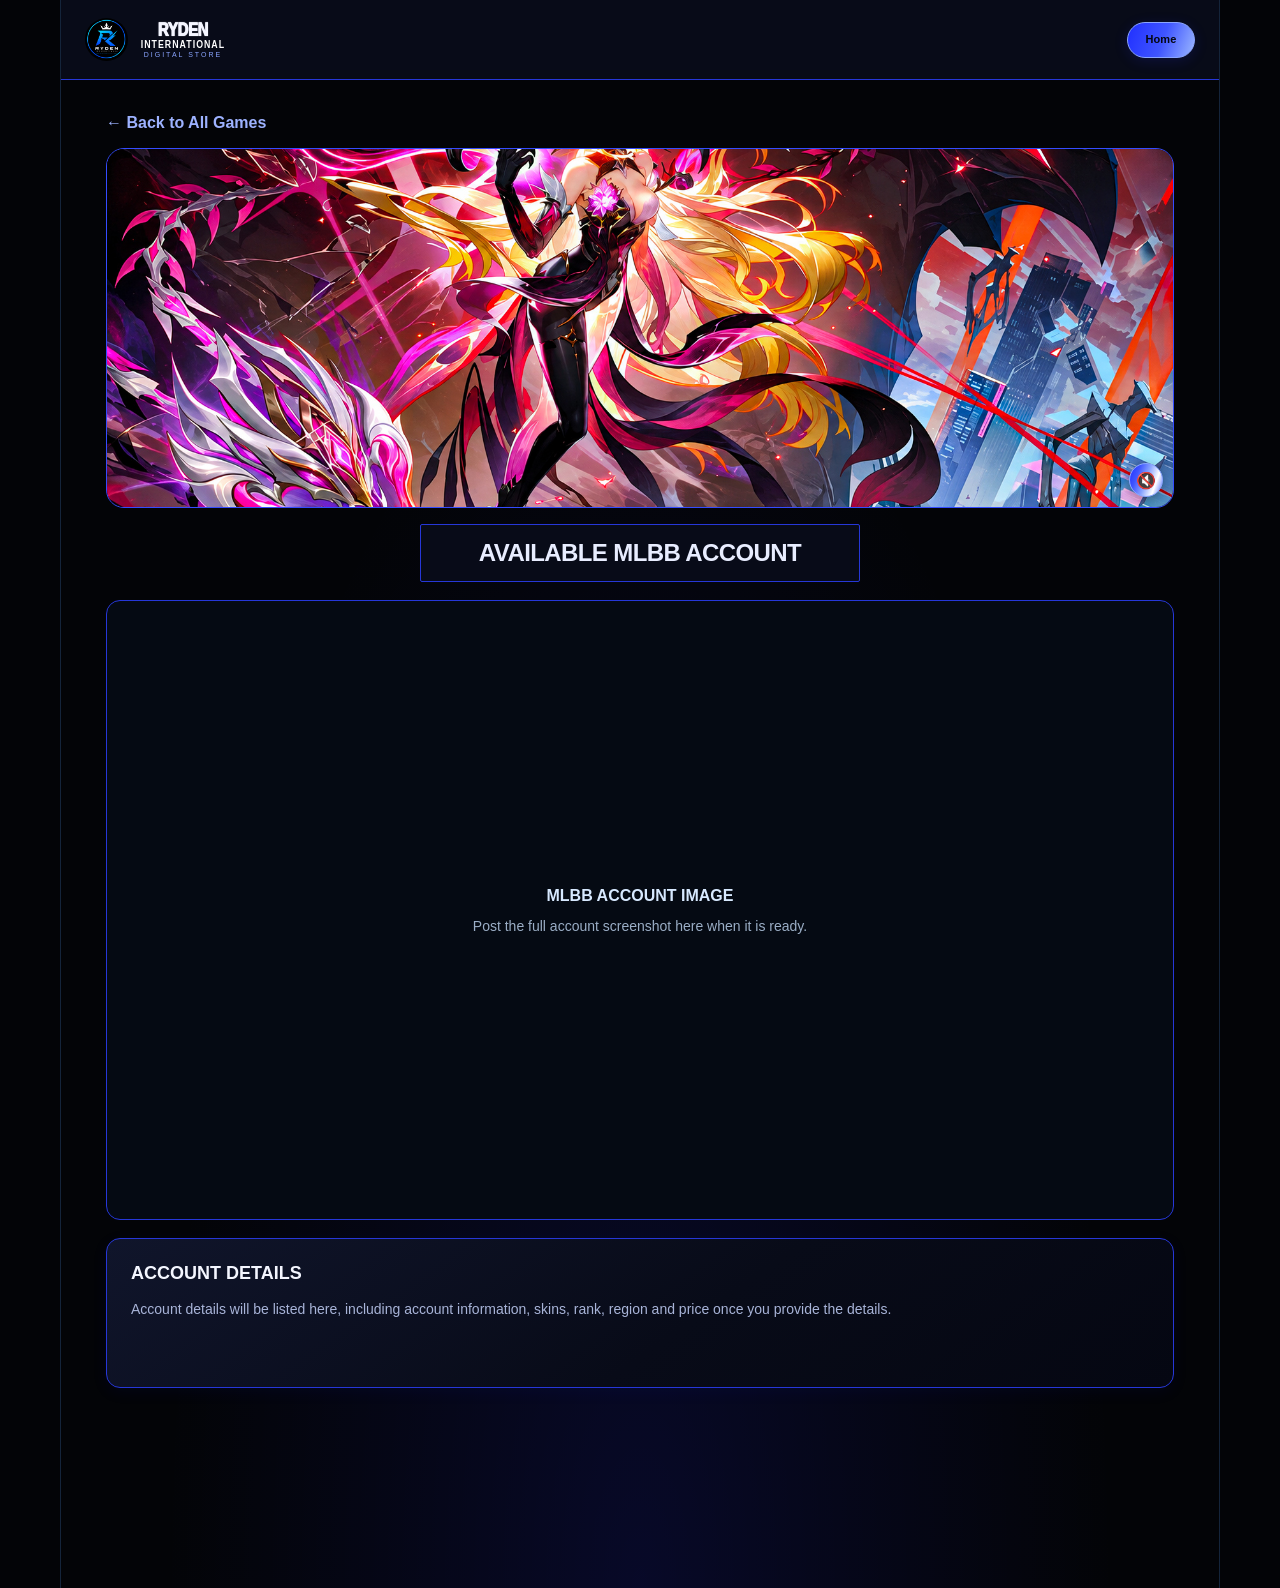
<file: available-mlbb-accounts.html>
<!DOCTYPE html>
<html lang="en">
<head>
<meta charset="UTF-8">
<meta name="viewport" content="width=device-width, initial-scale=1">
<meta name="theme-color" content="#030407">
<title>AVAILABLE MLBB ACCOUNT | RYDEN INTERNATIONAL</title>
<meta name="description" content="Available MLBB accounts at RYDEN INTERNATIONAL.">
<link rel="stylesheet" href="./style.css">
<style>
.accounts-page{max-width:1100px;margin:0 auto;padding:18px 16px 100px;color:#f4f8ff}
.accounts-back{display:inline-flex;align-items:center;gap:8px;color:#b8d8ff;text-decoration:none;margin:8px 0 16px;font-weight:700}
.accounts-video-slot{position:relative;display:flex;align-items:center;justify-content:center;width:100%;min-width:0;box-sizing:border-box;min-height:0;aspect-ratio:16/9;max-height:360px;overflow:hidden;border:1px solid #258bff;border-radius:18px;background:radial-gradient(ellipse at 80% 20%,#0756a9 0,transparent 45%),linear-gradient(130deg,#06101f,#0a2440 58%,#03070e);box-shadow:inset 0 0 0 1px rgba(128,207,255,.08)}
.accounts-video-slot video{position:absolute;inset:0;width:100%;height:100%;display:block;object-fit:cover;object-position:center;background:#050a13}
.accounts-sound-toggle{position:absolute;z-index:3;right:10px;bottom:10px;width:34px;height:34px;display:flex;align-items:center;justify-content:center;border:1px solid rgba(125,202,255,.75);border-radius:50%;background:rgba(3,10,20,.82);color:#fff;font-size:16px;cursor:pointer;box-shadow:0 3px 12px rgba(0,0,0,.35);backdrop-filter:blur(6px)}.accounts-sound-toggle:focus-visible{outline:2px solid #72d2ff;outline-offset:3px}
.accounts-video-slot:before{content:"";position:absolute;inset:0;background:linear-gradient(120deg,transparent 20%,rgba(45,174,255,.08) 50%,transparent 80%);pointer-events:none}
.accounts-video-slot-copy{position:relative;text-align:center;padding:20px}
.accounts-video-slot-copy span{display:block;color:#72d2ff;font-size:10px;font-weight:900;letter-spacing:.18em;margin-bottom:10px}
.accounts-video-slot-copy strong{display:block;font-size:clamp(18px,4vw,28px);letter-spacing:.04em}
.accounts-video-slot-copy p{margin:8px 0 0;color:#c8d9ed;font-size:12px}
.accounts-title-frame{display:flex;align-items:center;justify-content:center;width:min(100%,440px);min-height:58px;box-sizing:border-box;margin:16px auto 18px;padding:10px 14px;border:1px solid #8ebcff;border-radius:2px;background:rgba(5,10,19,.45);text-align:center}
.accounts-section-title{margin:0;font-size:clamp(17px,4.5vw,24px);line-height:1.2;letter-spacing:-.025em;text-align:center}
.account-feature-image{width:100%;aspect-ratio:4/5;max-height:760px;min-height:260px;display:flex;align-items:center;justify-content:center;box-sizing:border-box;overflow:hidden;border:1px solid #258bff;border-radius:14px;background:#050a13;margin:0 auto 18px}
.account-feature-image img{display:block;width:100%;height:100%;object-fit:contain}
.account-image-placeholder{padding:24px;text-align:center;color:#9baec6;font-size:14px;line-height:1.5}
.account-image-placeholder strong{display:block;margin-bottom:8px;color:#d7e9ff;font-size:16px}
.account-details-panel{box-sizing:border-box;width:100%;min-height:150px;padding:20px 18px;border:1px solid #234d73;border-radius:14px;background:#071321;color:#d8e7fb}
.account-details-panel h3{margin:0 0 14px;color:#f4f8ff;font-size:18px}
.account-details-placeholder{margin:0;color:#9baec6;font-size:14px;line-height:1.6}
@media(min-width:700px){.accounts-page{padding-top:26px}.accounts-video-slot{min-height:0;max-height:360px}.account-feature-image{aspect-ratio:16/10;max-height:620px}.account-details-panel{padding:24px}}

/* BLUE GRADIENT BRAND THEME */
.accounts-page { color:#F4F6FF !important; }
.accounts-back,.accounts-video-slot-copy span { color:#9DB2FF !important; }
.accounts-video-slot { border-color:#344CFF !important; background:radial-gradient(ellipse at 50% 100%,#252BFF66 0,transparent 60%),linear-gradient(135deg,#030407,#0A103D 58%,#030407) !important; }
.accounts-title-frame { border-color:#2637D8 !important; background:#080B18 !important; }
.accounts-title-frame:after { background:linear-gradient(90deg,#252BFF,#8AA5FF,#FFFFFF,#4C6BFF) !important; }
.accounts-section-title { color:#E8EDFF !important; }
.accounts-page button,.accounts-page .account-button { background:linear-gradient(110deg,#202FFF,#3F55FF,#8AA5FF,#FFFFFF,#4C6BFF) !important; color:#050712 !important; border-color:#8AA5FF !important; }
.account-card,.account-item,.account-empty,.account-filter,.account-search { background:#080B18 !important; color:#F4F6FF !important; border-color:#2637D8 !important; }
</style>
</head>
<body>
<header class="top-header">
<a class="brand" href="./index.html#home" aria-label="RYDEN INTERNATIONAL Home"><img src="./store-logo.jpg" alt="RYDEN INTERNATIONAL logo" width="43" height="43" decoding="async"><span><b>RYDEN</b><small>INTERNATIONAL</small><em>DIGITAL STORE</em></span></a>
<a class="login-button" href="./index.html#home" style="text-decoration:none">Home</a>
</header>
<main class="accounts-page">
<a class="accounts-back" href="./index.html#home">← Back to All Games</a>
<section class="accounts-video-slot" aria-label="RYDEN INTERNATIONAL MLBB promotional video banner">
<video id="accountsBannerVideo" autoplay muted loop playsinline webkit-playsinline preload="metadata" poster="./banner-aspirants.jpg" aria-label="RYDEN INTERNATIONAL 3D banner video">
<source src="./videos/available-mlbb-banner.mp4" type="video/mp4">
Your browser does not support HTML video.
</video>
<button class="accounts-sound-toggle" id="accountsBannerSoundToggle" type="button" aria-label="Unmute banner video" aria-pressed="false" title="Unmute video">🔇</button>
</section>
<div class="accounts-title-frame">
<h2 class="accounts-section-title">AVAILABLE MLBB ACCOUNT</h2>
</div>
<section class="account-feature-image" aria-label="MLBB account image display area">
<div class="account-image-placeholder">
<strong>MLBB ACCOUNT IMAGE</strong>
Post the full account screenshot here when it is ready.
</div>
</section>
<section class="account-details-panel" aria-label="MLBB account details">
<h3>ACCOUNT DETAILS</h3>
<p class="account-details-placeholder">Account details will be listed here, including account information, skins, rank, region and price once you provide the details.</p>
</section>
</main>
<script>
"use strict";
const bannerVideo = document.getElementById("accountsBannerVideo");
const soundToggle = document.getElementById("accountsBannerSoundToggle");

// Explicitly request muted inline playback and retry when the browser has enough media data.
bannerVideo.muted = true;
bannerVideo.defaultMuted = true;
bannerVideo.playsInline = true;
bannerVideo.autoplay = true;
function startAccountsBanner() {
  if (document.visibilityState !== "visible" || !bannerVideo.paused) return;
  const attempt = bannerVideo.play();
  if (attempt && typeof attempt.catch === "function") attempt.catch(function () {});
}
["loadedmetadata", "canplay", "canplaythrough"].forEach(function (eventName) {
  bannerVideo.addEventListener(eventName, startAccountsBanner);
});
document.addEventListener("visibilitychange", startAccountsBanner);
window.addEventListener("pageshow", startAccountsBanner);
startAccountsBanner();

function updateBannerSoundButton() {
  const soundIsOn = !bannerVideo.muted;
  soundToggle.textContent = soundIsOn ? "🔊" : "🔇";
  soundToggle.title = soundIsOn ? "Mute video" : "Unmute video";
  soundToggle.setAttribute("aria-label", soundIsOn ? "Mute banner video" : "Unmute banner video");
  soundToggle.setAttribute("aria-pressed", String(soundIsOn));
}

soundToggle.addEventListener("click", async () => {
  if (bannerVideo.muted) {
    bannerVideo.muted = false;
    bannerVideo.volume = 1;
    try {
      await bannerVideo.play();
      updateBannerSoundButton();
    } catch (error) {
      bannerVideo.muted = true;
      updateBannerSoundButton();
    }
  } else {
    bannerVideo.muted = true;
    updateBannerSoundButton();
  }
});

bannerVideo.addEventListener("error", () => {
  // Keep the sound control visible; a missing/unsupported video should be diagnosed separately.
  updateBannerSoundButton();
});
bannerVideo.addEventListener("loadeddata", updateBannerSoundButton);
bannerVideo.addEventListener("volumechange", updateBannerSoundButton);
</script>
</body>
</html>
</file>
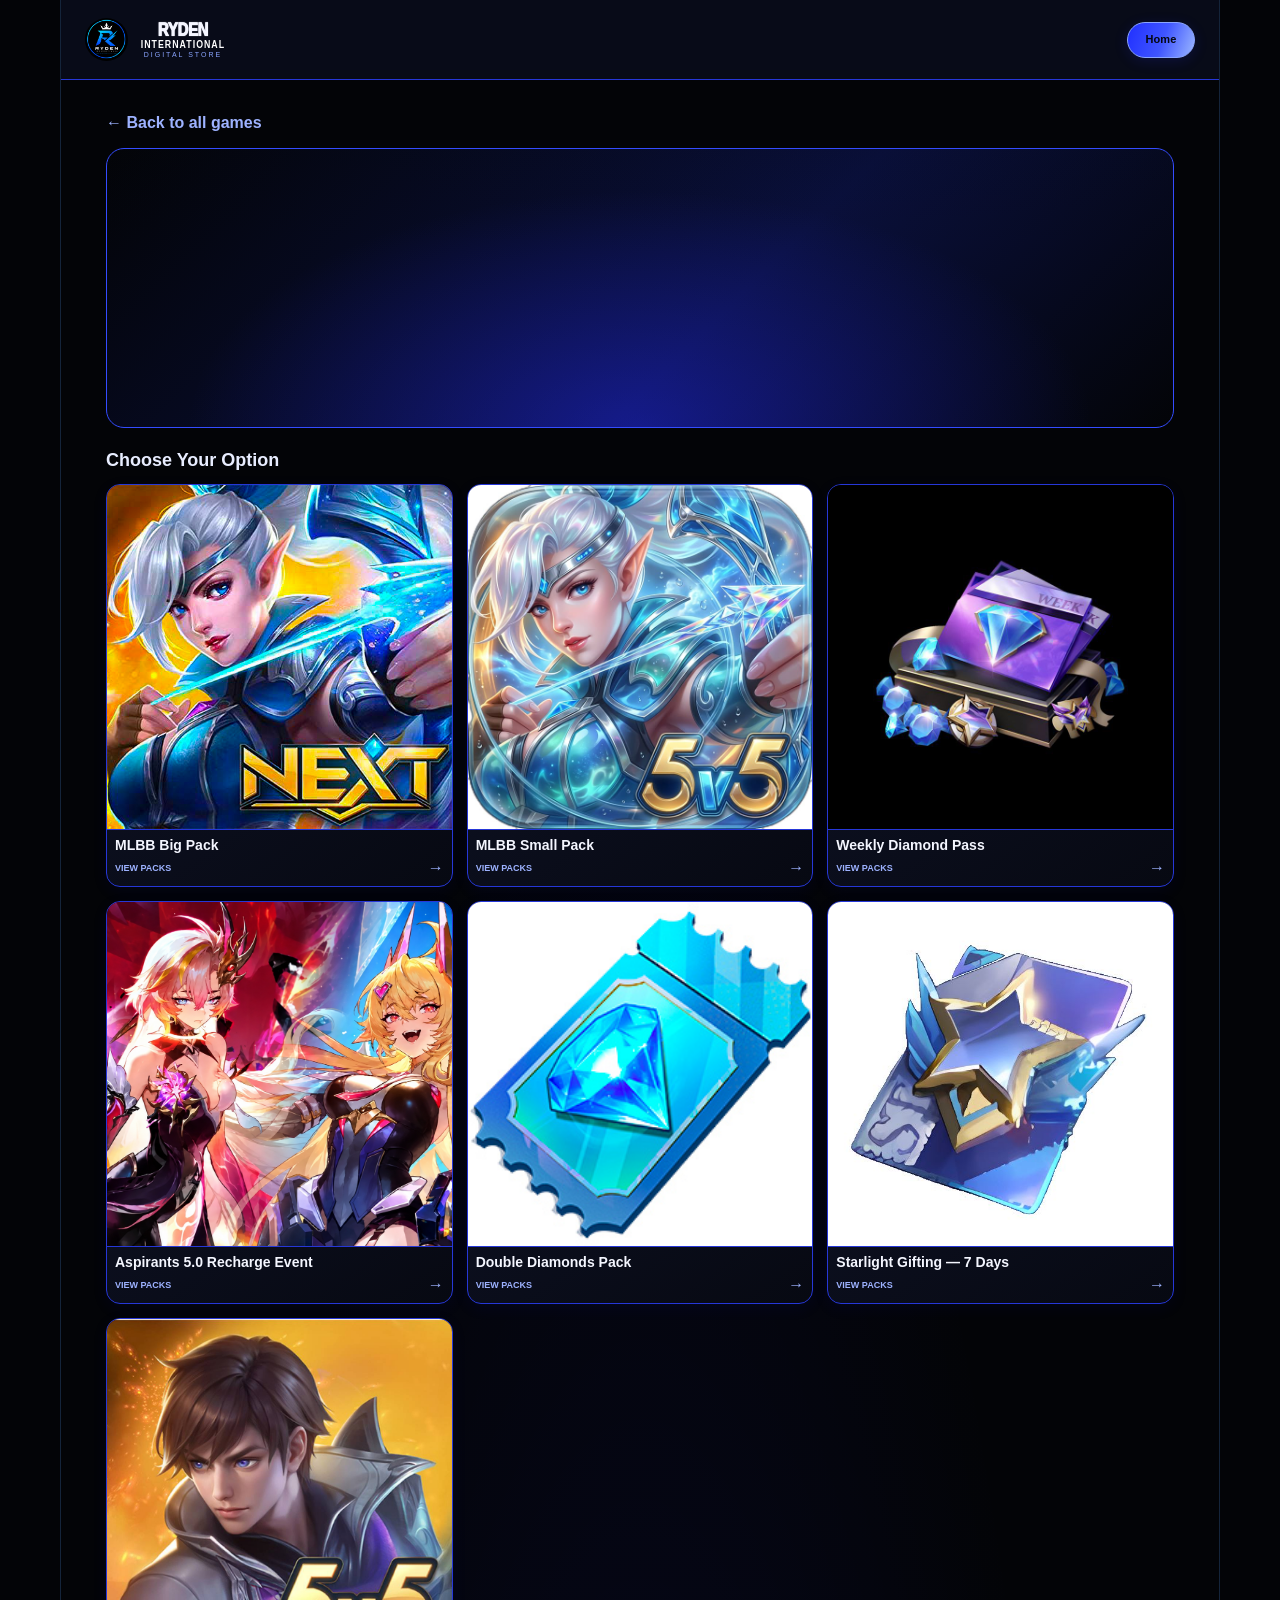
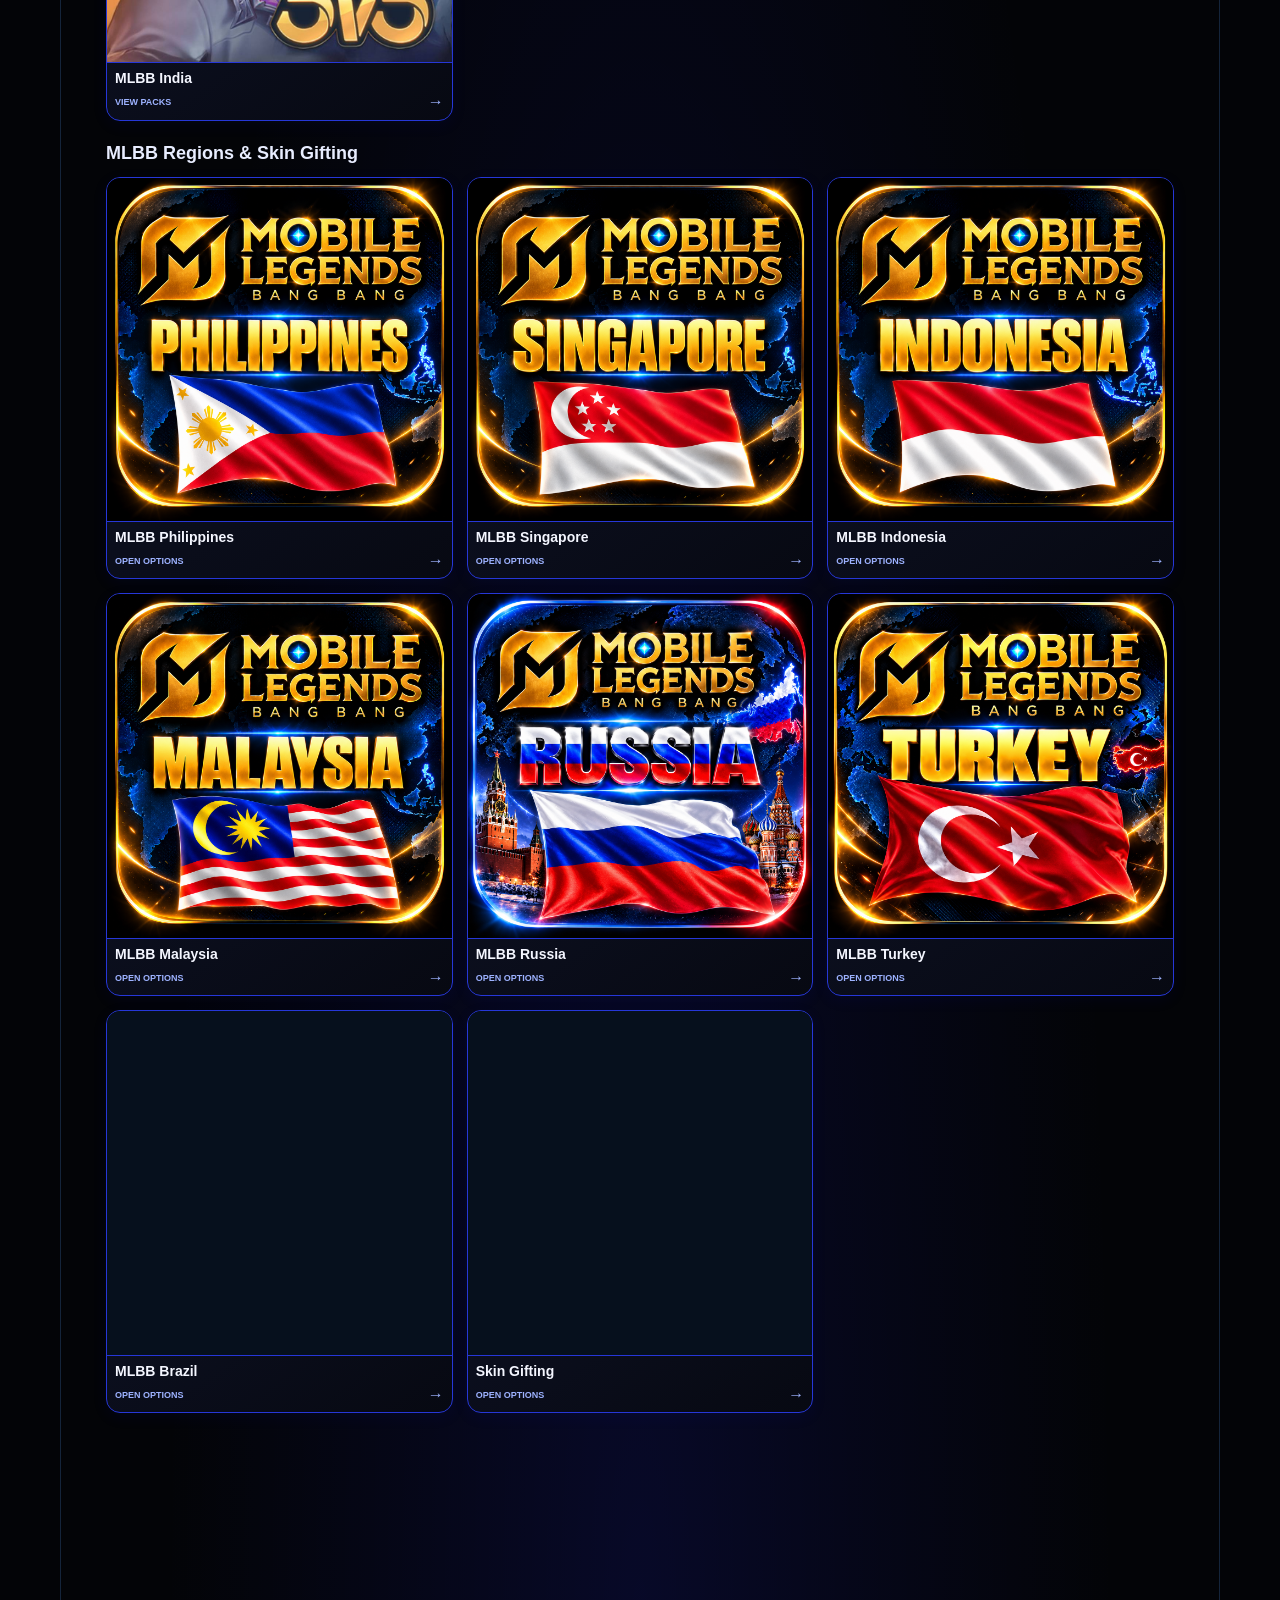
<file: mlbb-diamond.html>
<!DOCTYPE html>
<html lang="en">
<head>
<meta charset="UTF-8">
<meta name="viewport" content="width=device-width, initial-scale=1">
<meta name="theme-color" content="#030407">
<title>MLBB DIAMOND PLUS ACCOUNT | RYDEN INTERNATIONAL</title>
<meta name="description" content="Choose an MLBB diamond recharge option at RYDEN INTERNATIONAL.">
<link rel="stylesheet" href="./style.css">
<style>
.mlbb-hub-page{max-width:1100px;margin:0 auto;padding:18px 16px 110px;color:#f4f8ff}
.mlbb-hub-back{display:inline-flex;align-items:center;gap:8px;color:#b8d8ff;text-decoration:none;margin:8px 0 16px;font-weight:700}
.mlbb-hub-banner{position:relative;isolation:isolate;overflow:hidden;min-height:210px;border:1px solid #258bff;border-radius:18px;background:radial-gradient(ellipse at 80% 20%,#0756a9 0,transparent 45%),linear-gradient(130deg,#06101f,#0a2440 58%,#03070e);display:flex;align-items:end;padding:22px;margin-bottom:20px}
.mlbb-hub-banner video{position:absolute;inset:0;width:100%;height:100%;object-fit:cover;z-index:0}
.mlbb-hub-banner:after{content:"";position:absolute;inset:0;background:linear-gradient(180deg,rgba(3,8,17,.12),transparent 35%);z-index:1;pointer-events:none}
.mlbb-hub-sound-toggle{position:absolute;z-index:3;right:10px;top:10px;display:inline-flex;align-items:center;justify-content:center;width:36px;height:36px;padding:0;border:1px solid #8acbff;border-radius:50%;background:rgba(3,12,24,.78);color:#f4f8ff;font-size:17px;line-height:1;cursor:pointer;box-shadow:0 3px 12px #0005;backdrop-filter:blur(6px);touch-action:manipulation}
.mlbb-hub-sound-toggle:focus-visible{outline:2px solid #fff;outline-offset:3px}
.mlbb-hub-sound-toggle[hidden]{display:none}
.mlbb-hub-kicker{font-size:10px;letter-spacing:.18em;color:#72d2ff;font-weight:900}
.mlbb-hub-banner h1{font-size:clamp(24px,5vw,42px);line-height:1.15;margin:8px 0}
.mlbb-hub-banner p{color:#c8d9ed;margin:0;max-width:540px}
.mlbb-hub-video-label{position:absolute;right:12px;top:12px;border:1px dashed #8acbff99;border-radius:8px;padding:6px 9px;color:#d3eaff;background:#06111bb8;font-size:9px;letter-spacing:.06em}
.mlbb-hub-section-title{font-size:18px;margin:22px 0 13px}
.mlbb-hub-grid{display:grid;grid-template-columns:repeat(3,minmax(0,1fr));gap:8px}
.mlbb-hub-option{min-height:0;display:flex;flex-direction:column;gap:0;padding:0;overflow:hidden;text-decoration:none;color:#f4f8ff;background:radial-gradient(ellipse at 100% 0,rgba(0,143,255,.17),transparent 55%),#071321;border:1px solid #234d73;border-radius:14px;transition:border-color .18s,transform .18s}.mlbb-region-flag{height:78px;display:flex;align-items:center;justify-content:center;font-size:42px;background:radial-gradient(ellipse at 50% 0,rgba(0,143,255,.22),transparent 70%),#06101d;border-bottom:1px solid #234d73}.mlbb-hub-option-image{display:block;width:100%;height:auto;aspect-ratio:1/1;object-fit:cover;object-position:center;background:#06101d;border-bottom:1px solid #234d73;padding:0}.mlbb-account-option-image{object-position:center;}.mlbb-hub-option-copy{min-height:0;display:flex;flex-direction:column;justify-content:flex-start;gap:4px;padding:5px 6px 6px}.mlbb-hub-option:hover{border-color:#29baff;transform:translateY(-2px)}
.mlbb-hub-option:active{border-color:#168dff;background:#0a2037}
.mlbb-hub-option strong{font-size:10px;line-height:1.2;overflow-wrap:anywhere;min-height:0}
.mlbb-hub-option span{display:flex;justify-content:space-between;align-items:center;color:#8bd7ff;font-size:8px;line-height:1.15;font-weight:900;letter-spacing:0;margin-top:2px}
.mlbb-hub-option span b{font-size:13px}
@media(min-width:700px){.mlbb-region-flag{height:145px;font-size:68px}.mlbb-hub-page{padding-top:26px}.mlbb-hub-banner{min-height:280px;padding:30px}.mlbb-hub-grid{grid-template-columns:repeat(3,minmax(0,1fr));gap:14px}.mlbb-hub-option{min-height:0;padding:0}.mlbb-hub-option-image{height:auto;aspect-ratio:1/1}.mlbb-hub-option-copy{min-height:0;padding:7px 8px 8px}.mlbb-hub-option strong{font-size:14px}.mlbb-hub-option span{font-size:9px}.mlbb-hub-option span b{font-size:16px}}
@media(max-width:360px){.mlbb-region-flag{height:62px;font-size:32px}.mlbb-hub-page{padding-left:10px;padding-right:10px}.mlbb-hub-grid{grid-template-columns:repeat(3,minmax(0,1fr));gap:6px}.mlbb-hub-option-image{height:auto;aspect-ratio:1/1}.mlbb-account-option-image{object-position:center;}.mlbb-hub-option-copy{min-height:0;padding:4px 4px 5px}.mlbb-hub-option strong{font-size:9px}.mlbb-hub-option span{font-size:7px}.mlbb-hub-option span b{font-size:11px}.mlbb-hub-banner{padding:17px;min-height:185px}}

/* BLUE GRADIENT BRAND THEME */
.mlbb-hub-page { color:#F4F6FF !important; }
.mlbb-hub-back,.mlbb-hub-kicker { color:#9DB2FF !important; }
.mlbb-hub-banner { border-color:#344CFF !important; background:radial-gradient(ellipse at 50% 100%,#252BFF66 0,transparent 60%),linear-gradient(135deg,#030407,#0A103D 58%,#030407) !important; }
.mlbb-hub-section-title { color:#E8EDFF !important; }
.mlbb-hub-option { color:#F4F6FF !important; background:linear-gradient(145deg,#10152B,#070912) !important; border-color:#2637D8 !important; }
.mlbb-hub-option:hover,.mlbb-hub-option:focus-visible { border-color:#8AA5FF !important; }
.mlbb-hub-page button { background:linear-gradient(110deg,#202FFF,#3F55FF,#8AA5FF,#FFFFFF,#4C6BFF) !important; border-color:#8AA5FF !important; color:#050712 !important; }
</style>
</head>
<body>
<header class="top-header">
<a class="brand" href="./index.html" aria-label="RYDEN INTERNATIONAL Home"><img src="./store-logo.jpg" alt="RYDEN INTERNATIONAL logo" width="43" height="43" decoding="async"><span><b>RYDEN</b><small>INTERNATIONAL</small><em>DIGITAL STORE</em></span></a>
<a class="login-button" href="./index.html#store" style="text-decoration:none">Home</a>
</header>
<main class="mlbb-hub-page">
<a class="mlbb-hub-back" href="./index.html#store">← Back to all games</a>
<section class="mlbb-hub-banner" aria-label="MLBB Diamond promotional video banner">
<video id="mlbbHubVideo" autoplay muted loop playsinline webkit-playsinline preload="metadata" aria-label="MLBB 3D promotional video"></video>
<button class="mlbb-hub-sound-toggle" id="mlbbHubSoundToggle" type="button" aria-label="Turn banner sound on" aria-pressed="false" title="Turn sound on" hidden>🔊</button>
</section>
<h2 class="mlbb-hub-section-title">Choose Your Option</h2>
<section class="mlbb-hub-grid" aria-label="MLBB Diamond options">
<a class="mlbb-hub-option" href="./recharge.html?game=mlbb-big"><img class="mlbb-hub-option-image" src="./images/mlbb-big-packs.jpg" alt="MLBB Big Pack" loading="lazy" decoding="async" onerror="this.style.display='none'"><div class="mlbb-hub-option-copy"><strong>MLBB Big Pack</strong><span>VIEW PACKS <b>→</b></span></div></a>
<a class="mlbb-hub-option" href="./recharge.html?game=mlbb-small"><img class="mlbb-hub-option-image" src="./images/mlbb-small-pack.jpg" alt="MLBB Small Pack" loading="lazy" decoding="async" onerror="this.style.display='none'"><div class="mlbb-hub-option-copy"><strong>MLBB Small Pack</strong><span>VIEW PACKS <b>→</b></span></div></a>
<a class="mlbb-hub-option" href="./recharge.html?game=weekly-pass"><img class="mlbb-hub-option-image" src="./images/weekly-pass.jpg" alt="Weekly Diamond Pass" loading="lazy" decoding="async" onerror="this.style.display='none'"><div class="mlbb-hub-option-copy"><strong>Weekly Diamond Pass</strong><span>VIEW PACKS <b>→</b></span></div></a>
<a class="mlbb-hub-option" href="./recharge.html?game=aspirants"><img class="mlbb-hub-option-image" src="./images/aspirants-event.png" alt="Aspirants 5.0 Recharge Event" loading="lazy" decoding="async" onerror="this.style.display='none'"><div class="mlbb-hub-option-copy"><strong>Aspirants 5.0 Recharge Event</strong><span>VIEW PACKS <b>→</b></span></div></a>
<a class="mlbb-hub-option" href="./recharge.html?game=double-diamonds"><img class="mlbb-hub-option-image" src="./images/double-diamonds.jpg" alt="Double Diamonds Pack" loading="lazy" decoding="async" onerror="this.style.display='none'"><div class="mlbb-hub-option-copy"><strong>Double Diamonds Pack</strong><span>VIEW PACKS <b>→</b></span></div></a>
<a class="mlbb-hub-option" href="./recharge.html?game=starlight"><img class="mlbb-hub-option-image" src="./images/starlight.jpg" alt="Starlight Gifting — 7 Days" loading="lazy" decoding="async" onerror="this.style.display='none'"><div class="mlbb-hub-option-copy"><strong>Starlight Gifting — 7 Days</strong><span>VIEW PACKS <b>→</b></span></div></a>
<a class="mlbb-hub-option" href="./recharge.html?game=mlbb-india"><img class="mlbb-hub-option-image" src="./images/mlbb-india.jpeg" alt="MLBB India" loading="lazy" decoding="async" onerror="this.style.display='none'"><div class="mlbb-hub-option-copy"><strong>MLBB India</strong><span>VIEW PACKS <b>→</b></span></div></a>

</section>

<h2 class="mlbb-hub-section-title">MLBB Regions &amp; Skin Gifting</h2>
<section class="mlbb-hub-grid" aria-label="MLBB region and skin gifting options">
<a class="mlbb-hub-option" href="./recharge.html?game=mlbb-ph"><img class="mlbb-hub-option-image" src="./images/mlbb-philippines.png" alt="MLBB Philippines" loading="lazy" decoding="async" onerror="this.style.display='none'"><div class="mlbb-hub-option-copy"><strong>MLBB Philippines</strong><span>OPEN OPTIONS <b>→</b></span></div></a>
<a class="mlbb-hub-option" href="./recharge.html?game=mlbb-sg"><img class="mlbb-hub-option-image" src="./images/mlbb-singapore.png" alt="MLBB Singapore" loading="lazy" decoding="async" onerror="this.style.display='none'"><div class="mlbb-hub-option-copy"><strong>MLBB Singapore</strong><span>OPEN OPTIONS <b>→</b></span></div></a>
<a class="mlbb-hub-option" href="./recharge.html?game=mlbb-id"><img class="mlbb-hub-option-image" src="./images/mlbb-indonesia.png" alt="MLBB Indonesia" loading="lazy" decoding="async" onerror="this.style.display='none'"><div class="mlbb-hub-option-copy"><strong>MLBB Indonesia</strong><span>OPEN OPTIONS <b>→</b></span></div></a>
<a class="mlbb-hub-option" href="./recharge.html?game=mlbb-my"><img class="mlbb-hub-option-image" src="./images/mlbb-malaysia.png" alt="MLBB Malaysia" loading="lazy" decoding="async" onerror="this.style.display='none'"><div class="mlbb-hub-option-copy"><strong>MLBB Malaysia</strong><span>OPEN OPTIONS <b>→</b></span></div></a>
<a class="mlbb-hub-option" href="./recharge.html?game=mlbb-ru"><img class="mlbb-hub-option-image" src="./images/mlbb-russia.png" alt="MLBB Russia" loading="lazy" decoding="async" onerror="this.style.display='none'"><div class="mlbb-hub-option-copy"><strong>MLBB Russia</strong><span>OPEN OPTIONS <b>→</b></span></div></a>
<a class="mlbb-hub-option" href="./recharge.html?game=mlbb-tr"><img class="mlbb-hub-option-image" src="./images/mlbb-turkey.png" alt="MLBB Turkey" loading="lazy" decoding="async" onerror="this.style.display='none'"><div class="mlbb-hub-option-copy"><strong>MLBB Turkey</strong><span>OPEN OPTIONS <b>→</b></span></div></a>
<a class="mlbb-hub-option" href="./recharge.html?game=mlbb-br"><img class="mlbb-hub-option-image" src="./images/mlbb-brazil.png" alt="MLBB Brazil" loading="lazy" decoding="async" onerror="this.style.display='none'"><div class="mlbb-hub-option-copy"><strong>MLBB Brazil</strong><span>OPEN OPTIONS <b>→</b></span></div></a>
<a class="mlbb-hub-option" href="./recharge.html?game=mlbb-skins"><img class="mlbb-hub-option-image" src="./images/skins-gifting.jpg" alt="Skin Gifting" loading="lazy" decoding="async" onerror="this.style.display='none'"><div class="mlbb-hub-option-copy"><strong>Skin Gifting</strong><span>OPEN OPTIONS <b>→</b></span></div></a>
</section>

</main>
<script>
"use strict";
const video = document.getElementById("mlbbHubVideo");
const soundToggle = document.getElementById("mlbbHubSoundToggle");
const backToGames = document.querySelector(".mlbb-hub-back");
backToGames?.addEventListener("click", () => {
  try {
    sessionStorage.setItem("rydenSkipIntroOnce", "1");
  } catch (_) {}
});
video.muted = true;
video.defaultMuted = true;
video.playsInline = true;
video.autoplay = true;
video.loop = true;
video.preload = "metadata";
video.src = "./videos/mlbb-diamond-banner.mp4";

function startMlbbBanner() {
  if (document.visibilityState !== "visible" || !video.paused) return;
  const attempt = video.play();
  if (attempt && typeof attempt.catch === "function") attempt.catch(function () {});
}
["loadedmetadata", "canplay", "canplaythrough"].forEach(function (eventName) {
  video.addEventListener(eventName, startMlbbBanner);
});
document.addEventListener("visibilitychange", startMlbbBanner);
window.addEventListener("pageshow", startMlbbBanner);

function updateSoundButton() {
  const soundIsOn = !video.muted;
  soundToggle.textContent = soundIsOn ? "🔇" : "🔊";
  soundToggle.title = soundIsOn ? "Mute sound" : "Turn sound on";
  soundToggle.setAttribute("aria-label", soundIsOn ? "Mute banner sound" : "Turn banner sound on");
  soundToggle.setAttribute("aria-pressed", String(soundIsOn));
}

video.addEventListener("error", () => {
  video.hidden = true;
  soundToggle.hidden = true;
});
video.addEventListener("loadeddata", () => {
  video.hidden = false;
  soundToggle.hidden = false;
  updateSoundButton();
  const playAttempt = video.play();
  if (playAttempt && typeof playAttempt.catch === "function") playAttempt.catch(() => {});
});

soundToggle.addEventListener("click", async () => {
  if (video.muted) {
    video.muted = false;
    video.volume = 1;
    try {
      await video.play();
      updateSoundButton();
    } catch (error) {
      video.muted = true;
      updateSoundButton();
      soundToggle.textContent = "🔊";
      soundToggle.title = "Tap to enable sound";
    }
  } else {
    video.muted = true;
    updateSoundButton();
  }
});
</script>
</body>
</html>
</file>
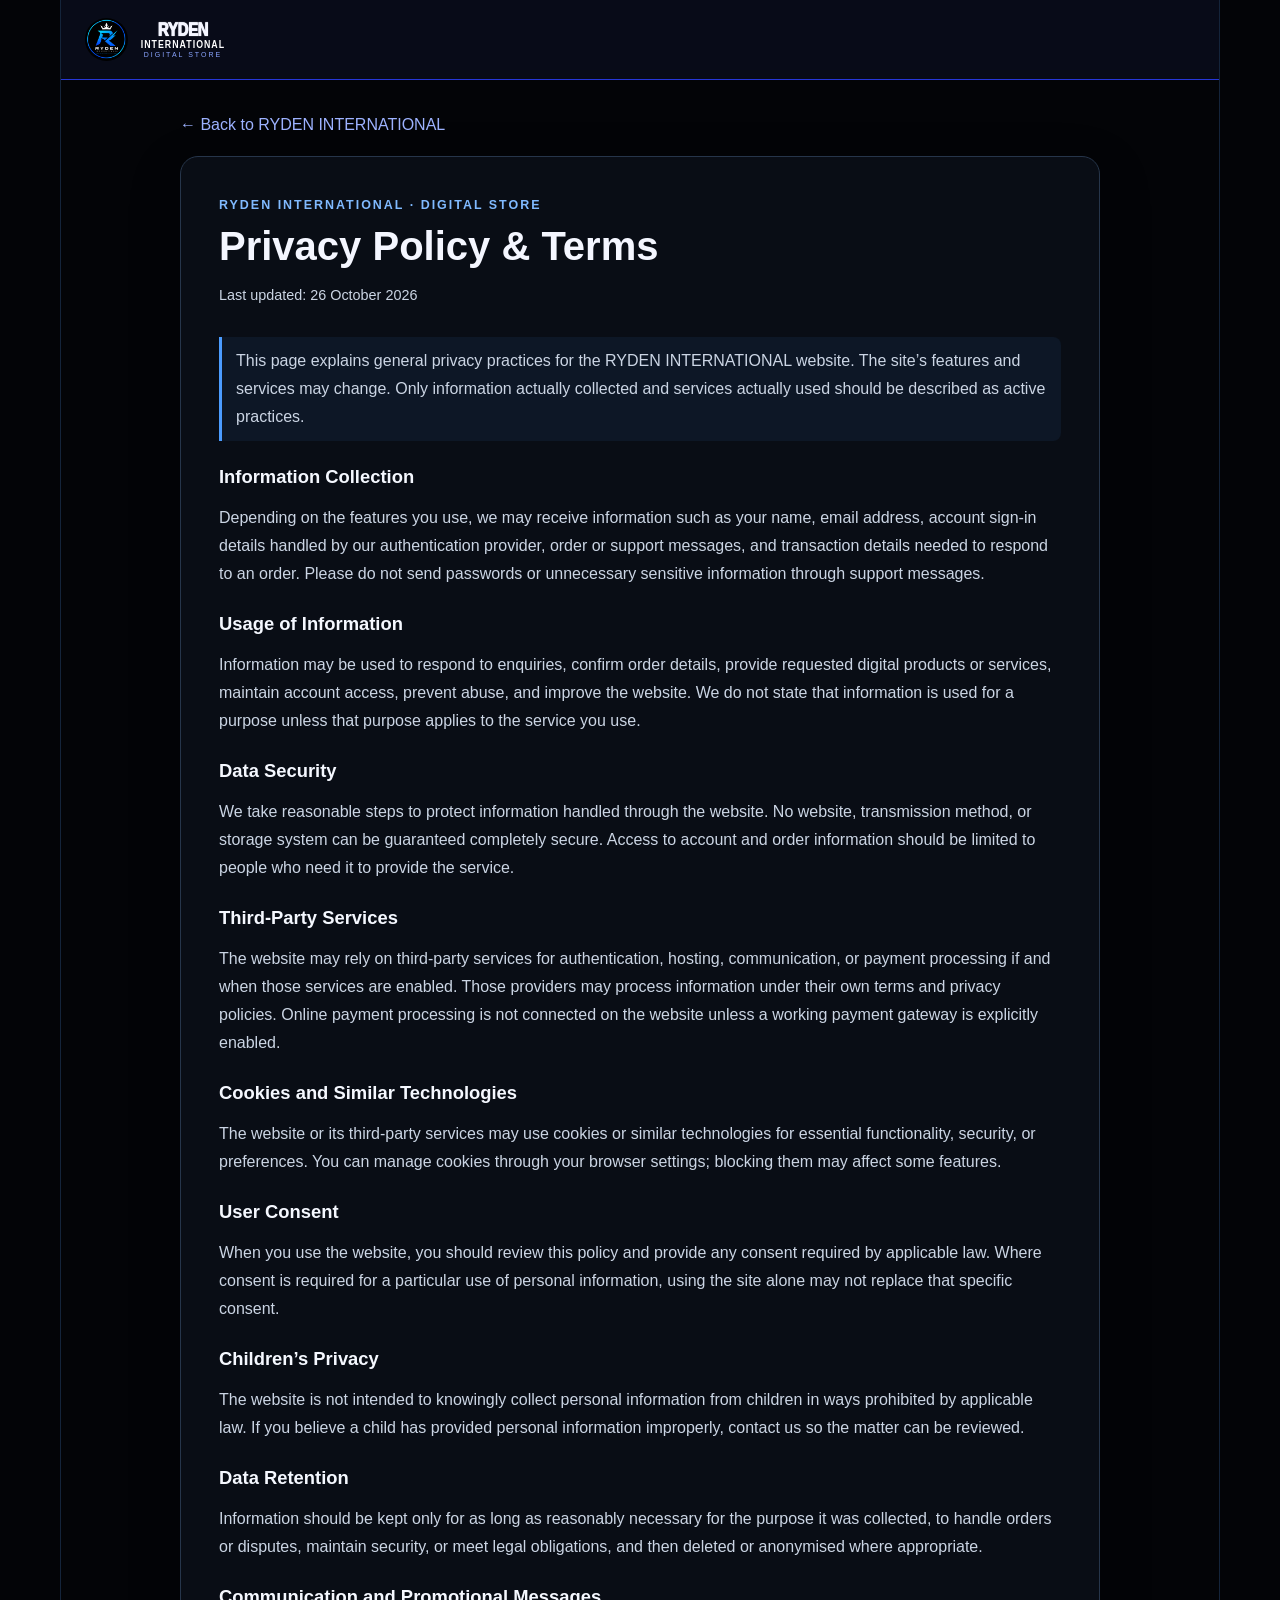
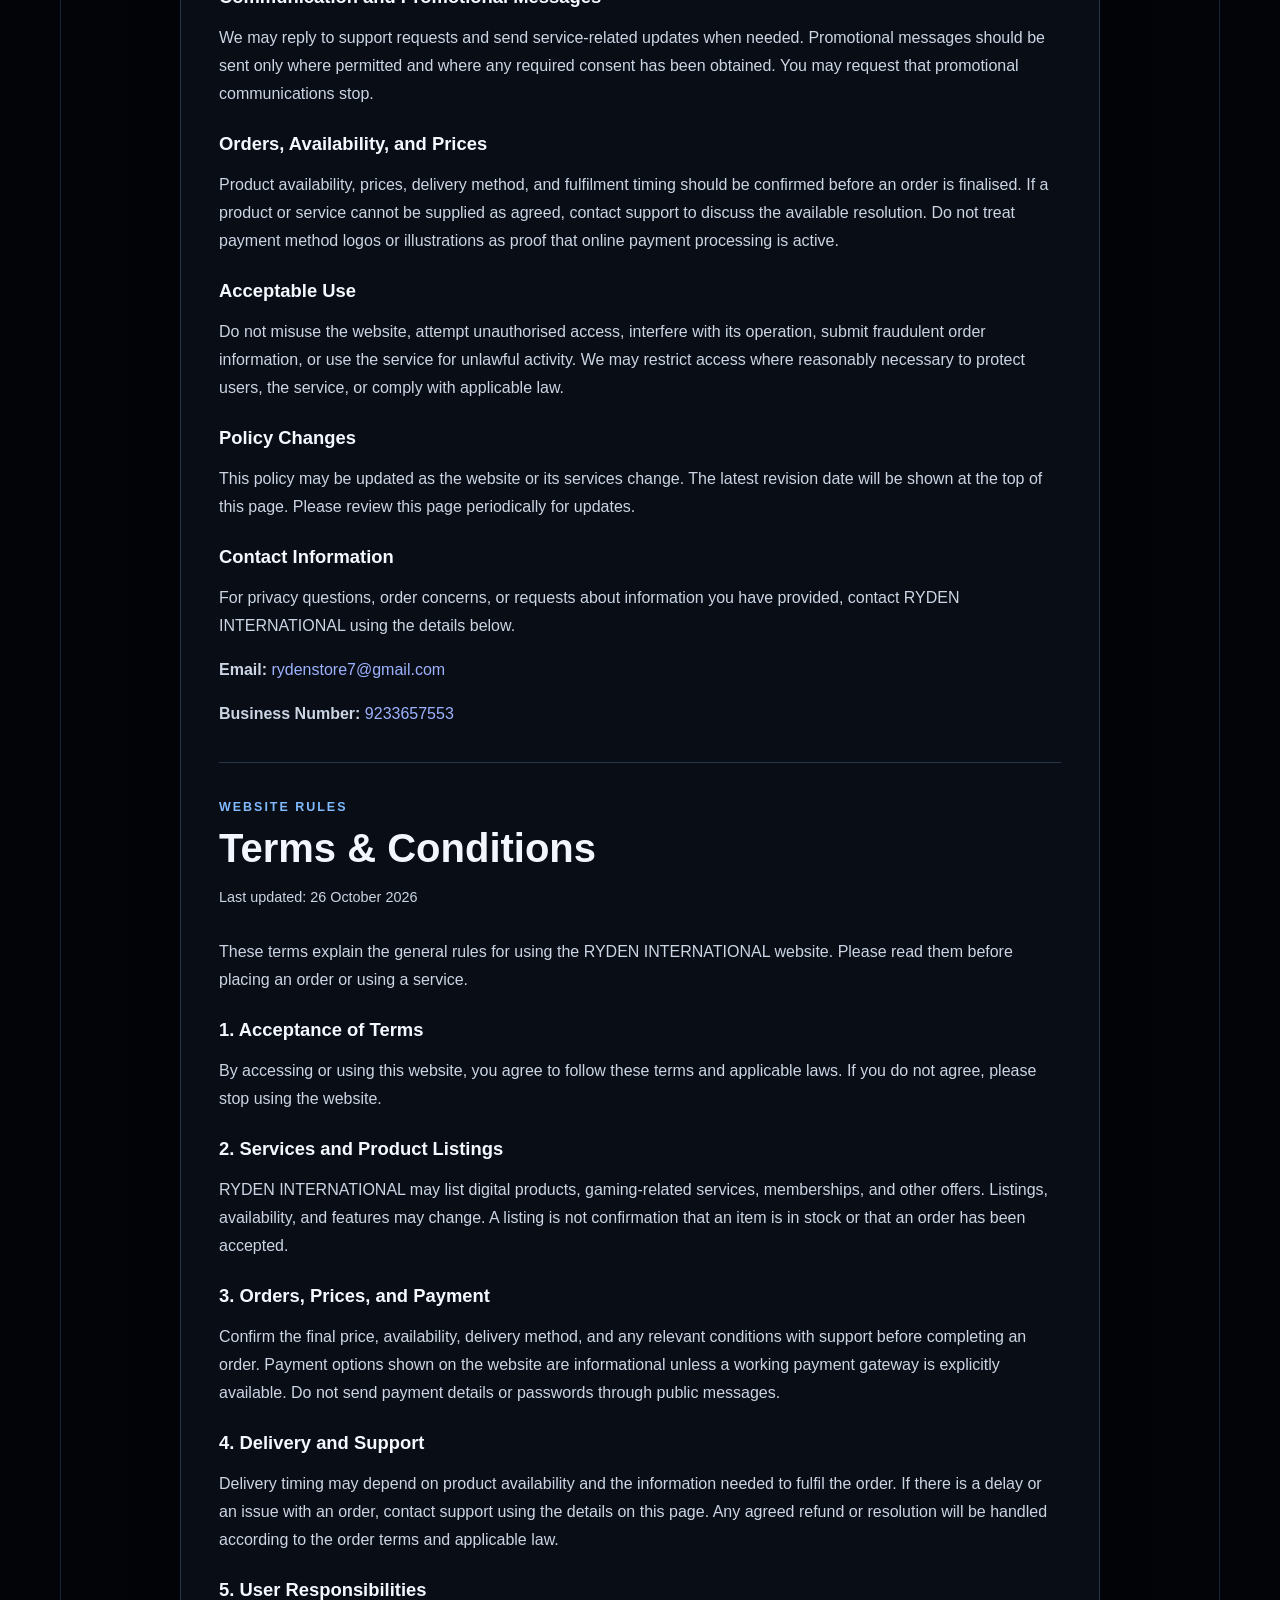
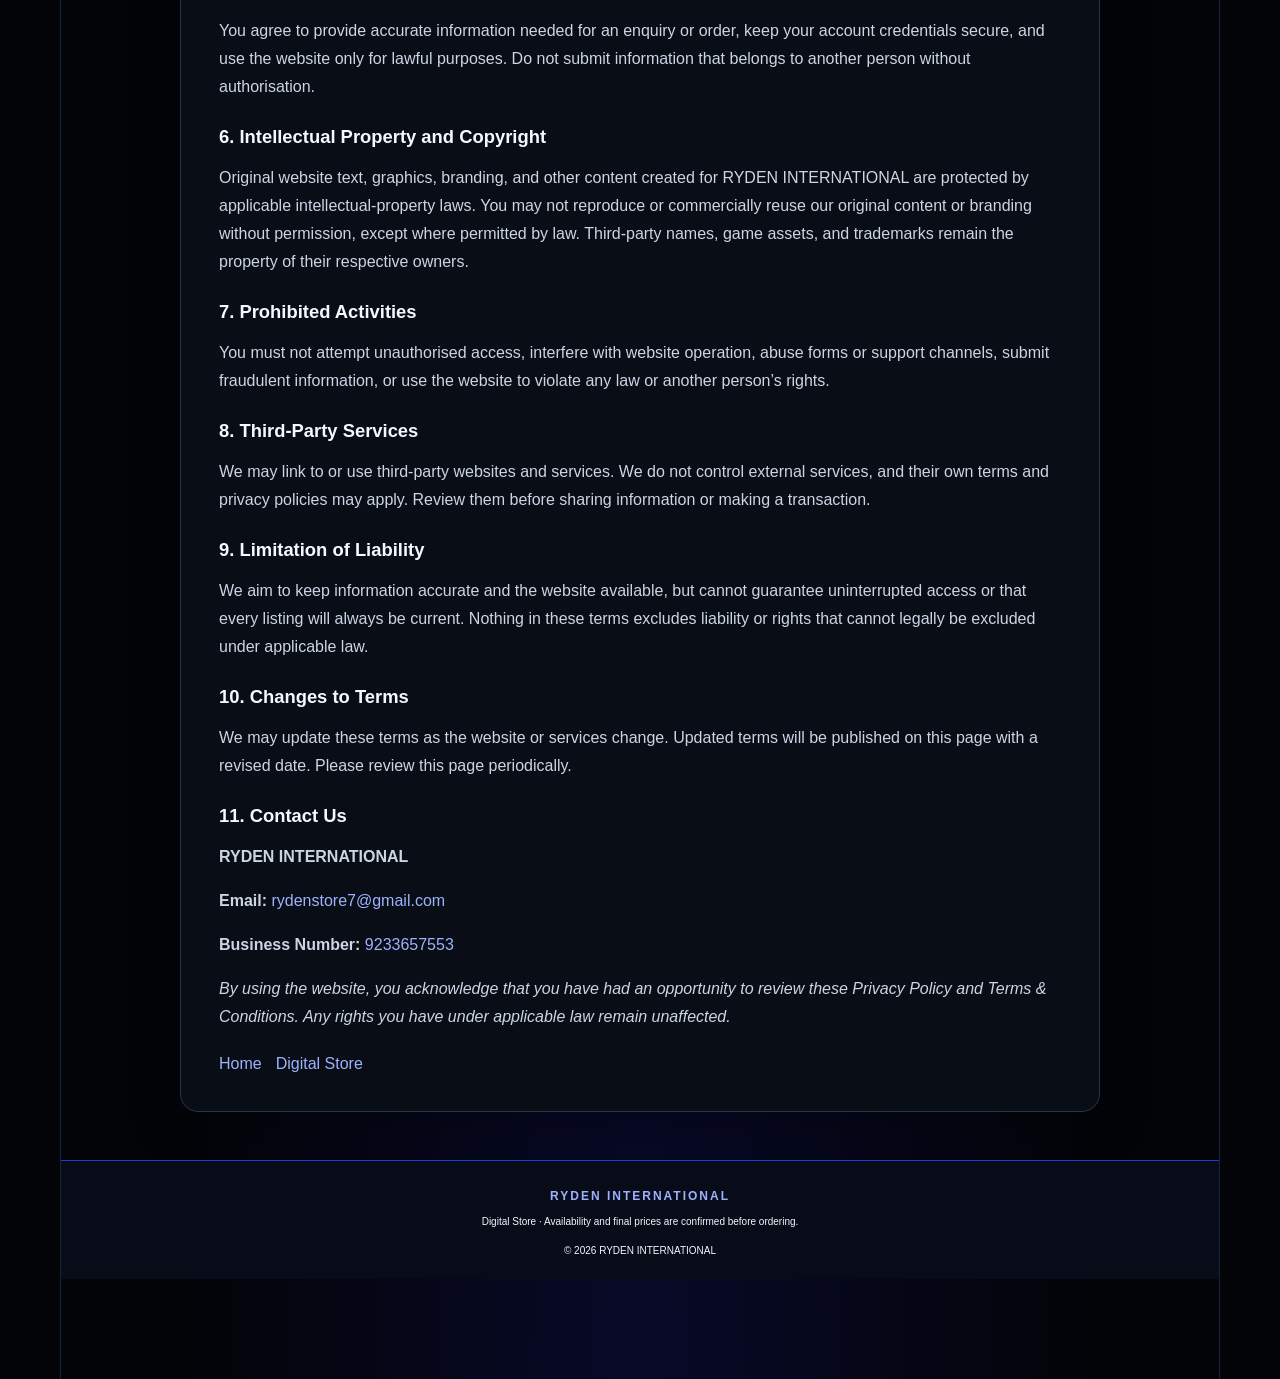
<file: privacy-policy.html>
<!DOCTYPE html>
<html lang="en">
<head>
  <meta charset="UTF-8">
  <meta name="viewport" content="width=device-width, initial-scale=1.0">
  <meta name="theme-color" content="#030407">
  <meta name="description" content="Privacy information and terms for RYDEN INTERNATIONAL Digital Store.">
  <title>Privacy Policy &amp; Terms | RYDEN INTERNATIONAL</title>
  <link rel="stylesheet" href="./style.css">
  <style>
    .policy-page{width:min(920px,calc(100% - 28px));margin:28px auto 48px;color:#e9eef8}
    .policy-back{display:inline-flex;align-items:center;gap:8px;color:#8fc5ff;text-decoration:none;margin:8px 0 22px}
    .policy-card{background:#090d15;border:1px solid #26354a;border-radius:18px;padding:clamp(20px,4vw,38px);box-shadow:0 18px 50px rgba(0,0,0,.25)}
    .policy-kicker{color:#80baff;font-size:.78rem;font-weight:700;letter-spacing:.16em;text-transform:uppercase}
    .policy-card h1{font-size:clamp(1.7rem,5vw,2.5rem);line-height:1.15;margin:10px 0 8px}
    .policy-updated{color:#aab7ca;font-size:.9rem;margin-bottom:28px}
    .policy-card h2{font-size:1.15rem;margin:25px 0 8px;color:#f5f8ff}
    .policy-card p,.policy-card li{color:#cbd5e4;line-height:1.75}
    .policy-card ul{padding-left:22px}
    .policy-note{border-left:3px solid #4b9cff;padding:10px 14px;background:#0d1726;border-radius:0 8px 8px 0}
    .policy-links{display:flex;gap:14px;flex-wrap:wrap;margin-top:24px}
    .policy-links a{color:#9acbff}
    @media(max-width:520px){.policy-page{width:calc(100% - 20px);margin-top:18px}.policy-card{border-radius:14px}}
  </style>
</head>
<body>
  <header class="top-header">
    <a class="brand" href="./index.html" aria-label="RYDEN INTERNATIONAL Home">
      <img src="./store-logo.jpg" alt="RYDEN INTERNATIONAL logo" width="43" height="43" decoding="async">
      <span><b>RYDEN</b><small>INTERNATIONAL</small><em>DIGITAL STORE</em></span>
    </a>
  </header>

  <main class="policy-page">
    <a class="policy-back" href="./index.html">← Back to RYDEN INTERNATIONAL</a>
    <article class="policy-card">
      <span class="policy-kicker">RYDEN INTERNATIONAL · DIGITAL STORE</span>
      <h1>Privacy Policy &amp; Terms</h1>
      <p class="policy-updated">Last updated: 26 October 2026</p>
      <p class="policy-note">This page explains general privacy practices for the RYDEN INTERNATIONAL website. The site’s features and services may change. Only information actually collected and services actually used should be described as active practices.</p>

      <h2>Information Collection</h2>
      <p>Depending on the features you use, we may receive information such as your name, email address, account sign-in details handled by our authentication provider, order or support messages, and transaction details needed to respond to an order. Please do not send passwords or unnecessary sensitive information through support messages.</p>

      <h2>Usage of Information</h2>
      <p>Information may be used to respond to enquiries, confirm order details, provide requested digital products or services, maintain account access, prevent abuse, and improve the website. We do not state that information is used for a purpose unless that purpose applies to the service you use.</p>

      <h2>Data Security</h2>
      <p>We take reasonable steps to protect information handled through the website. No website, transmission method, or storage system can be guaranteed completely secure. Access to account and order information should be limited to people who need it to provide the service.</p>

      <h2>Third-Party Services</h2>
      <p>The website may rely on third-party services for authentication, hosting, communication, or payment processing if and when those services are enabled. Those providers may process information under their own terms and privacy policies. Online payment processing is not connected on the website unless a working payment gateway is explicitly enabled.</p>

      <h2>Cookies and Similar Technologies</h2>
      <p>The website or its third-party services may use cookies or similar technologies for essential functionality, security, or preferences. You can manage cookies through your browser settings; blocking them may affect some features.</p>

      <h2>User Consent</h2>
      <p>When you use the website, you should review this policy and provide any consent required by applicable law. Where consent is required for a particular use of personal information, using the site alone may not replace that specific consent.</p>

      <h2>Children’s Privacy</h2>
      <p>The website is not intended to knowingly collect personal information from children in ways prohibited by applicable law. If you believe a child has provided personal information improperly, contact us so the matter can be reviewed.</p>

      <h2>Data Retention</h2>
      <p>Information should be kept only for as long as reasonably necessary for the purpose it was collected, to handle orders or disputes, maintain security, or meet legal obligations, and then deleted or anonymised where appropriate.</p>

      <h2>Communication and Promotional Messages</h2>
      <p>We may reply to support requests and send service-related updates when needed. Promotional messages should be sent only where permitted and where any required consent has been obtained. You may request that promotional communications stop.</p>

      <h2>Orders, Availability, and Prices</h2>
      <p>Product availability, prices, delivery method, and fulfilment timing should be confirmed before an order is finalised. If a product or service cannot be supplied as agreed, contact support to discuss the available resolution. Do not treat payment method logos or illustrations as proof that online payment processing is active.</p>

      <h2>Acceptable Use</h2>
      <p>Do not misuse the website, attempt unauthorised access, interfere with its operation, submit fraudulent order information, or use the service for unlawful activity. We may restrict access where reasonably necessary to protect users, the service, or comply with applicable law.</p>

      <h2>Policy Changes</h2>
      <p>This policy may be updated as the website or its services change. The latest revision date will be shown at the top of this page. Please review this page periodically for updates.</p>

      <h2>Contact Information</h2>
      <p>For privacy questions, order concerns, or requests about information you have provided, contact RYDEN INTERNATIONAL using the details below.</p>
      <p><strong>Email:</strong> <a href="mailto:rydenstore7@gmail.com">rydenstore7@gmail.com</a></p>
      <p><strong>Business Number:</strong> <a href="tel:9233657553">9233657553</a></p>

      <hr style="border:0;border-top:1px solid #26354a;margin:34px 0">
      <span class="policy-kicker">Website Rules</span>
      <h1>Terms &amp; Conditions</h1>
      <p class="policy-updated">Last updated: 26 October 2026</p>
      <p>These terms explain the general rules for using the RYDEN INTERNATIONAL website. Please read them before placing an order or using a service.</p>

      <h2>1. Acceptance of Terms</h2>
      <p>By accessing or using this website, you agree to follow these terms and applicable laws. If you do not agree, please stop using the website.</p>

      <h2>2. Services and Product Listings</h2>
      <p>RYDEN INTERNATIONAL may list digital products, gaming-related services, memberships, and other offers. Listings, availability, and features may change. A listing is not confirmation that an item is in stock or that an order has been accepted.</p>

      <h2>3. Orders, Prices, and Payment</h2>
      <p>Confirm the final price, availability, delivery method, and any relevant conditions with support before completing an order. Payment options shown on the website are informational unless a working payment gateway is explicitly available. Do not send payment details or passwords through public messages.</p>

      <h2>4. Delivery and Support</h2>
      <p>Delivery timing may depend on product availability and the information needed to fulfil the order. If there is a delay or an issue with an order, contact support using the details on this page. Any agreed refund or resolution will be handled according to the order terms and applicable law.</p>

      <h2>5. User Responsibilities</h2>
      <p>You agree to provide accurate information needed for an enquiry or order, keep your account credentials secure, and use the website only for lawful purposes. Do not submit information that belongs to another person without authorisation.</p>

      <h2>6. Intellectual Property and Copyright</h2>
      <p>Original website text, graphics, branding, and other content created for RYDEN INTERNATIONAL are protected by applicable intellectual-property laws. You may not reproduce or commercially reuse our original content or branding without permission, except where permitted by law. Third-party names, game assets, and trademarks remain the property of their respective owners.</p>

      <h2>7. Prohibited Activities</h2>
      <p>You must not attempt unauthorised access, interfere with website operation, abuse forms or support channels, submit fraudulent information, or use the website to violate any law or another person’s rights.</p>

      <h2>8. Third-Party Services</h2>
      <p>We may link to or use third-party websites and services. We do not control external services, and their own terms and privacy policies may apply. Review them before sharing information or making a transaction.</p>

      <h2>9. Limitation of Liability</h2>
      <p>We aim to keep information accurate and the website available, but cannot guarantee uninterrupted access or that every listing will always be current. Nothing in these terms excludes liability or rights that cannot legally be excluded under applicable law.</p>

      <h2>10. Changes to Terms</h2>
      <p>We may update these terms as the website or services change. Updated terms will be published on this page with a revised date. Please review this page periodically.</p>

      <h2>11. Contact Us</h2>
      <p><strong>RYDEN INTERNATIONAL</strong></p>
      <p><strong>Email:</strong> <a href="mailto:rydenstore7@gmail.com">rydenstore7@gmail.com</a></p>
      <p><strong>Business Number:</strong> <a href="tel:9233657553">9233657553</a></p>

      <p><em>By using the website, you acknowledge that you have had an opportunity to review these Privacy Policy and Terms &amp; Conditions. Any rights you have under applicable law remain unaffected.</em></p>
      <div class="policy-links"><a href="./index.html">Home</a><a href="./index.html#store">Digital Store</a></div>
    </article>
  </main>

  <footer class="site-footer">
    <strong>RYDEN INTERNATIONAL</strong>
    <p>Digital Store · Availability and final prices are confirmed before ordering.</p>
    <small>© 2026 RYDEN INTERNATIONAL</small>
  </footer>
</body>
</html>
</file>
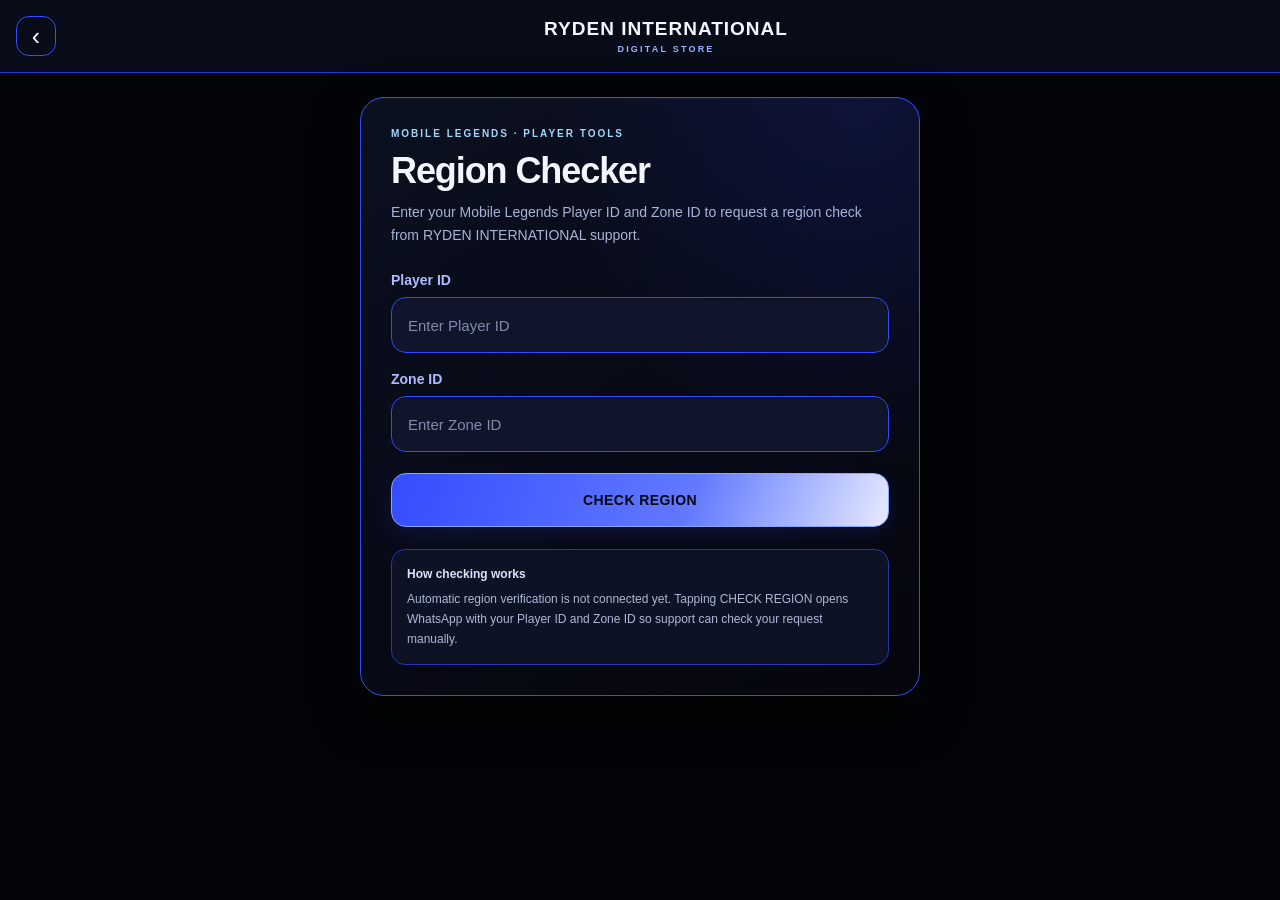
<file: region-checker.html>
<!DOCTYPE html>
<html lang="en">
<head>
  <meta charset="UTF-8">
  <meta name="viewport" content="width=device-width, initial-scale=1.0">
  <meta name="theme-color" content="#030407">
  <meta name="description" content="Request a Mobile Legends region check from RYDEN INTERNATIONAL.">
  <title>Region Checker | RYDEN INTERNATIONAL</title>
  <style>
    :root { color-scheme:dark; --blue:#344cff; --ice:#aebdff; --text:#f4f6ff; --muted:#a8b4d8; }
    * { box-sizing:border-box; }
    body { margin:0; min-height:100vh; padding-bottom:28px; background:#030407; color:var(--text); font-family:Arial,Helvetica,sans-serif; }
    .top { display:flex; align-items:center; gap:12px; padding:16px; background:#080b18; border-bottom:1px solid #2637d8; }
    .back { display:grid; place-items:center; flex:0 0 40px; width:40px; height:40px; border:1px solid #344cff; border-radius:13px; color:#f4f6ff; text-decoration:none; font-size:25px; }
    .brand { min-width:0; flex:1; text-align:center; }
    .brand strong { display:block; font-size:clamp(15px,4vw,19px); font-weight:900; letter-spacing:1px; }
    .brand span { display:block; margin-top:4px; color:#9db2ff; font-size:9px; font-weight:800; letter-spacing:2.2px; }
    main { width:min(100% - 28px,560px); margin:24px auto; }
    .panel { padding:clamp(20px,5vw,30px); border:1px solid #344cff; border-radius:24px; background:radial-gradient(ellipse at 90% 0%,#2637d82a,transparent 44%),linear-gradient(150deg,#0b1020,#070914 65%,#05060d); box-shadow:0 18px 48px #0008,inset 0 1px 0 #ffffff08; }
    .eyebrow { color:#9dd9ff; font-size:10px; font-weight:900; letter-spacing:.2em; }
    h1 { margin:12px 0 10px; font-size:clamp(27px,7vw,36px); line-height:1.1; letter-spacing:-.03em; }
    .intro { margin:0 0 24px; color:var(--muted); font-size:14px; line-height:1.7; }
    form { display:grid; gap:18px; }
    label { display:grid; gap:9px; color:var(--ice); font-size:14px; font-weight:800; }
    input { width:100%; min-width:0; height:56px; padding:0 16px; border:1px solid #344cff; border-radius:15px; outline:none; background:#10152b; color:#f4f6ff; font:500 15px Arial,Helvetica,sans-serif; box-shadow:inset 0 1px 3px #0004; }
    input::placeholder { color:#818cad; }
    input:focus { border-color:#aebdff; box-shadow:0 0 0 3px #344cff30; }
    .submit { width:100%; min-height:54px; margin-top:3px; padding:14px 16px; border:1px solid #8aa5ff; border-radius:15px; background:linear-gradient(110deg,#344cff,#6179ff 60%,#e6eaff); color:#050712; font-size:14px; font-weight:900; letter-spacing:.03em; box-shadow:0 8px 22px #344cff25; cursor:pointer; }
    .notice { margin-top:22px; padding:14px 15px; border:1px solid #2637a9; border-radius:14px; background:#0d1225; color:#aeb8d7; font-size:12px; line-height:1.7; }
    .notice strong { display:block; margin-bottom:4px; color:#dce4ff; }
    .message { display:none; margin:16px 0 0; color:#cbd5ff; font-size:13px; line-height:1.6; overflow-wrap:anywhere; }
    .message.visible { display:block; }
    @media(max-width:380px) { .top { padding:13px 12px; } main { margin-top:17px; } .panel { border-radius:20px; } input { height:52px; } }
  </style>
</head>
<body>
  <header class="top">
    <a class="back" href="./index.html" aria-label="Back to home">‹</a>
    <div class="brand"><strong>RYDEN INTERNATIONAL</strong><span>DIGITAL STORE</span></div>
  </header>
  <main>
    <section class="panel">
      <div class="eyebrow">MOBILE LEGENDS · PLAYER TOOLS</div>
      <h1>Region Checker</h1>
      <p class="intro">Enter your Mobile Legends Player ID and Zone ID to request a region check from RYDEN INTERNATIONAL support.</p>
      <form id="regionCheckForm">
        <label for="playerId">Player ID
          <input id="playerId" name="playerId" inputmode="numeric" autocomplete="off" maxlength="30" required placeholder="Enter Player ID">
        </label>
        <label for="zoneId">Zone ID
          <input id="zoneId" name="zoneId" inputmode="numeric" autocomplete="off" maxlength="15" required placeholder="Enter Zone ID">
        </label>
        <button class="submit" type="submit">CHECK REGION</button>
      </form>
      <p class="message" id="requestMessage" role="status" aria-live="polite"></p>
      <div class="notice"><strong>How checking works</strong>Automatic region verification is not connected yet. Tapping CHECK REGION opens WhatsApp with your Player ID and Zone ID so support can check your request manually.</div>
    </section>
  </main>
  <script>
    (function () {
      const form = document.getElementById("regionCheckForm");
      const message = document.getElementById("requestMessage");
      form.addEventListener("submit", function (event) {
        event.preventDefault();
        const playerId = document.getElementById("playerId").value.trim();
        const zoneId = document.getElementById("zoneId").value.trim();
        if (!playerId || !zoneId) return;
        const text = [
          "Hello RYDEN INTERNATIONAL!",
          "Please check my Mobile Legends region.",
          "Player ID: " + playerId,
          "Zone ID: " + zoneId
        ].join("\n");
        message.textContent = "Opening WhatsApp to send your region-check request. The result will be confirmed by support.";
        message.classList.add("visible");
        const url = "https://wa.me/919233657553?text=" + encodeURIComponent(text);
        window.open(url, "_blank", "noopener,noreferrer");
      });
    })();
  </script>
</body>
</html>
</file>
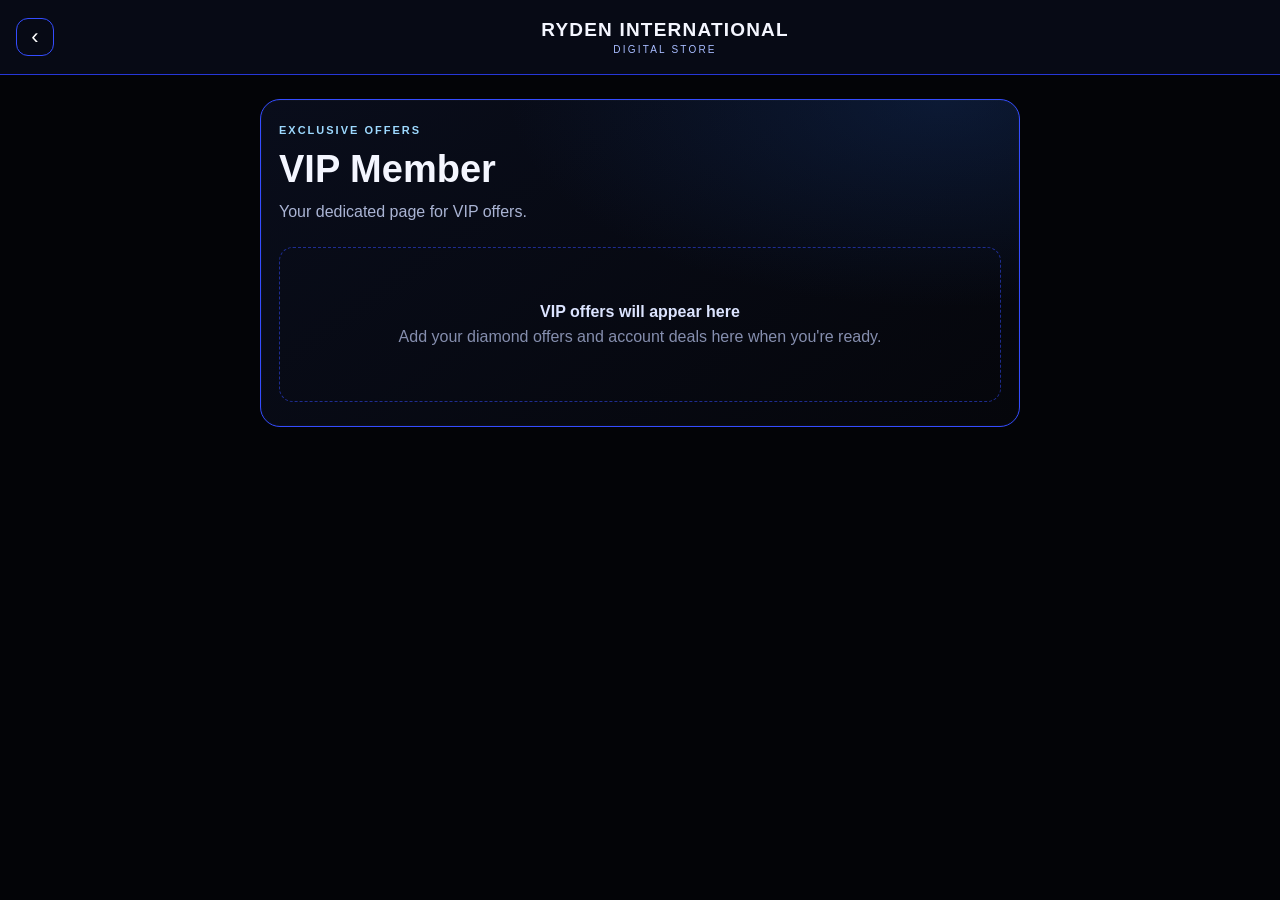
<file: vip-member.html>
<!DOCTYPE html>
<html lang="en">
<head>
  <meta charset="UTF-8">
  <meta name="viewport" content="width=device-width, initial-scale=1.0">
  <meta name="theme-color" content="#030407">
  <title>VIP Member | RYDEN INTERNATIONAL</title>
  <style>
    :root { color-scheme: dark; --blue:#344cff; --text:#f4f6ff; --muted:#aab4d4; }
    * { box-sizing:border-box; }
    body { margin:0; min-height:100vh; background:#030407; color:var(--text); font-family:Arial,Helvetica,sans-serif; }
    .top { display:flex; align-items:center; gap:12px; padding:18px 16px; background:#070a15; border-bottom:1px solid #2637d8; }
    .back { display:grid; place-items:center; width:38px; height:38px; flex:0 0 38px; border:1px solid #344cff; border-radius:12px; color:white; text-decoration:none; font-size:22px; }
    .brand { min-width:0; text-align:center; flex:1; }
    .brand strong { display:block; font-size:19px; font-weight:900; letter-spacing:1.2px; }
    .brand span { display:block; margin-top:3px; color:#a8bcff; font-size:10px; letter-spacing:2.2px; }
    main { width:min(100% - 32px,760px); margin:24px auto; }
    .panel { min-height:280px; padding:24px 18px; border:1px solid #344cff; border-radius:20px; background:radial-gradient(ellipse at 90% 0%,#173d8050,transparent 45%),linear-gradient(145deg,#090d1b,#05060b); box-shadow:inset 0 0 0 1px #ffffff05; }
    .eyebrow { color:#9dd9ff; font-size:11px; font-weight:800; letter-spacing:2px; }
    h1 { margin:12px 0 8px; font-size:clamp(27px,7vw,38px); font-weight:900; }
    .intro { margin:0; color:var(--muted); line-height:1.6; }
    .empty { display:grid; place-items:center; min-height:155px; margin-top:22px; border:1px dashed #344cff88; border-radius:14px; color:#858eae; text-align:center; padding:18px; }
    .empty strong { display:block; margin-bottom:7px; color:#dce4ff; }
  </style>
</head>
<body>
  <header class="top">
    <a class="back" href="./index.html" aria-label="Back to home">‹</a>
    <div class="brand"><strong>RYDEN INTERNATIONAL</strong><span>DIGITAL STORE</span></div>
  </header>
  <main>
    <section class="panel">
      <div class="eyebrow">EXCLUSIVE OFFERS</div>
      <h1>VIP Member</h1>
      <p class="intro">Your dedicated page for VIP offers.</p>
      <div class="empty">
        <div><strong>VIP offers will appear here</strong>Add your diamond offers and account deals here when you're ready.</div>
      </div>
    </section>
  </main>
</body>
</html>
</file>
<file: style.css>
:root {
  --bg: #050a13;
  --panel: #081321;
  --panel2: #0b1a2c;
  --blue: #087bff;
  --cyan: #36c5ff;
  --text: #f4f8ff;
  --muted: #9baec6;
  --line: #1d3956;
  --green: #08ad5b;
}

* { box-sizing: border-box; }

html {
  scroll-behavior: smooth;
  scroll-padding-top: 80px;
}

body {
  margin: 0;
  padding: 0 0 100px;
  background: var(--bg);
  color: var(--text);
  font-family: Arial, Helvetica, sans-serif;
}
button, input, select { font: inherit; }
button { cursor: pointer; }
a { color: inherit; text-decoration: none; }

.top-header {
  display: flex;
  justify-content: space-between;
  align-items: center;
  gap: 12px;
  min-height: 78px;
  padding: 16px 18px;
  background: #050a13;
  border-bottom: 1px solid var(--line);
}

.brand {
  display: flex;
  align-items: center;
  gap: 9px;
  min-width: 0;
}

.brand img {
  width: 43px;
  height: 43px;
  object-fit: contain;
  flex-shrink: 0;
}

.brand span {
  display: flex;
  flex-direction: column;
  gap: 2px;
}

.brand b {
  font-size: 19px;
  letter-spacing: 2px;
  color: #f4f8ff;
}

.brand small {
  color: #e5f2ff;
  font-size: 10px;
  letter-spacing: 1.6px;
  font-weight: 800;
}

.brand em {
  color: var(--cyan);
  font-size: 7px;
  letter-spacing: 2px;
  font-style: normal;
}

.header-actions {
  display: flex;
  align-items: center;
  gap: 9px;
  flex-shrink: 0;
}

.login-button {
  padding: 10px 14px;
  color: white;
  background: linear-gradient(135deg, #087bff, #0649df);
  border: 1px solid #238dff;
  border-radius: 22px;
  font-size: 12px;
  font-weight: 800;
}

.icon-button {
  width: 37px;
  height: 37px;
  color: white;
  background: transparent;
  border: 0;
  font-size: 31px;
}

.search-wrap {
  display: flex;
  gap: 8px;
  padding: 10px 14px;
  background: #07101d;
}

.search-wrap[hidden] { display: none; }

.search-wrap input {
  width: 100%;
  min-width: 0;
  padding: 12px;
  color: white;
  background: #101e30;
  border: 1px solid var(--line);
  border-radius: 9px;
}

.search-wrap button {
  width: 42px;
  color: white;
  background: #15243a;
  border: 1px solid var(--line);
  border-radius: 9px;
}

.whatsapp-banner {
  height: 42px;
  margin: 10px 12px 12px;
  padding: 0 11px;
  display: flex;
  align-items: center;
  gap: 9px;
  overflow: hidden;
  color: white;
  background: linear-gradient(90deg, #087b40, #08b65b, #087b40);
  border: 1px solid #1de47d;
  border-radius: 24px;
  box-shadow: 0 0 16px #00bd6020;
}

.whatsapp-icon {
  display: grid;
  place-items: center;
  width: 29px;
  height: 29px;
  flex-shrink: 0;
  color: #fff;
}

.whatsapp-icon svg {
  display: block;
  width: 29px;
  height: 29px;
}

.whatsapp-icon svg {
  display: block;
  width: 27px;
  height: 27px;
}

.marquee-window {
  flex: 1;
  min-width: 0;
  overflow: hidden;
  white-space: nowrap;
  contain: layout paint;
}

.marquee-text {
  display: inline-block;
  font-size: 11px;
  font-weight: 800;
  transform: translateZ(0);
  animation: marquee 16s linear infinite;
}

.banner-arrow { font-size: 23px; }

@keyframes marquee {
  from { transform: translateX(55%); }
  to { transform: translateX(-100%); }
}

.hero-slider { margin: 0 12px 19px; }

.slides {
  touch-action: pan-y;
  position: relative;
  width: 100%;
  aspect-ratio: 1.9 / 1;
  min-height: 155px;
  max-height: 320px;
  overflow: hidden;
  background: linear-gradient(130deg, #06234c, #14133b);
  border: 1px solid #164b82;
  border-radius: 15px;
}

.slide {
  position: absolute;
  inset: 0;
  display: block;
  opacity: 0;
  pointer-events: none;
  transition: opacity .5s ease;
}

.slide.active {
  opacity: 1;
  pointer-events: auto;
}

.slide img {
  display: block;
  width: 100%;
  height: 100%;
  object-fit: cover;
}

/* 3D eyes video banner: fill the existing rectangle without black letterboxing. */
.eyes-video-banner {
  background: #050a13;
}

.eyes-video-slide {
  overflow: hidden;
  background: #050a13;
}

.eyes-banner-video {
  display: block;
  width: 100%;
  height: 100%;
  object-fit: cover;
  object-position: center;
  background: transparent;
}

.banner-placeholder {
  display: none;
  position: absolute;
  inset: 0;
  padding: 16px;
  flex-direction: column;
  justify-content: center;
  align-items: flex-start;
  gap: 8px;
  background:
    radial-gradient(circle at 80% 40%, #197bff70, transparent 45%),
    linear-gradient(120deg, #071c39, #0a315b 55%, #080e20);
}

.slide.banner-fallback .banner-placeholder { display: flex; }

.banner-placeholder.purple {
  background:
    radial-gradient(circle at 80% 40%, #b52bff70, transparent 45%),
    linear-gradient(120deg, #180d31, #35135e 55%, #090e20);
}

.banner-placeholder span {
  color: #a7d5ff;
  font-size: 10px;
  font-weight: 900;
  letter-spacing: 2px;
}

.banner-placeholder strong {
  max-width: 90%;
  font-size: clamp(20px, 5vw, 38px);
  font-style: italic;
  line-height: 1.05;
  text-shadow: 0 3px 12px #000;
}

.banner-placeholder small {
  color: #d9ebff;
  font-size: 9px;
  letter-spacing: 1px;
}

.slider-dots {
  display: flex;
  justify-content: center;
  gap: 7px;
  margin-top: 9px;
}

.dot {
  width: 7px;
  height: 7px;
  padding: 0;
  background: #344b66;
  border: 0;
  border-radius: 50%;
}

.dot.active { background: #fff; }

.quick-actions {
  display: grid;
  grid-template-columns: repeat(3, minmax(0, 1fr));
  gap: 9px;
  padding: 0 12px 22px;
}

.quick-card {
  min-width: 0;
  min-height: 86px;
  display: flex;
  flex-direction: column;
  justify-content: center;
  align-items: center;
  gap: 8px;
  padding: 11px 5px;
  color: #e9f4ff;
  background: linear-gradient(150deg, #0b1a2b, #07101b);
  border: 1px solid #244665;
  border-radius: 13px;
  font-size: 11px;
  font-weight: 700;
}

.quick-card:active { border-color: var(--cyan); }

.quick-icon {
  display: grid;
  place-items: center;
  width: 31px;
  height: 31px;
  font-size: 25px;
}

.quick-icon svg {
  display: block;
  width: 28px;
  height: 28px;
  fill: none;
  stroke: currentColor;
  stroke-width: 1.8;
  stroke-linecap: round;
  stroke-linejoin: round;
}

/* Match the reference quick-action icon colors. */
.quick-icon.pin { color: #ef4444; }
.quick-icon.purchase-icon { color: #168bff; }
.quick-icon.trophy { color: #f4b942; }

/* Keep each icon clearly visible on the dark card background. */
.quick-icon svg {
  width: 30px;
  height: 30px;
  stroke-width: 2;
}
.quick-icon.trophy svg {
  width: 31px;
  height: 31px;
  stroke-width: 2;
}

.store-section { padding: 0 12px 35px; }

.category-tabs {
  display: flex;
  gap: 7px;
  overflow-x: auto;
  margin: 0 0 23px;
  padding: 1px 0 7px;
  scrollbar-width: none;
}

.category-tabs::-webkit-scrollbar { display: none; }

.category-tab {
  flex: 0 0 auto;
  padding: 10px 13px;
  color: #d5e4f7;
  background: #081321;
  border: 1px solid #244360;
  border-radius: 7px;
  font-size: 10px;
  font-weight: 800;
  white-space: nowrap;
}

.category-tab.active {
  color: white;
  background: linear-gradient(135deg, #087bff, #064ee7);
  border-color: #2698ff;
  box-shadow: 0 0 12px #087bff38;
}

.catalog-section {
  margin-bottom: 28px;
}

.catalog-heading {
  display: flex;
  align-items: center;
  justify-content: space-between;
  gap: 10px;
  margin-bottom: 13px;
}

.catalog-heading h2 {
  margin: 0;
  font-size: 16px;
  line-height: 1.4;
}

.catalog-heading button {
  flex-shrink: 0;
  padding: 5px 0 5px 8px;
  color: var(--cyan);
  background: transparent;
  border: 0;
  font-size: 11px;
  font-weight: 800;
}

.product-grid {
  display: grid;
  grid-template-columns: repeat(4, minmax(0, 1fr));
  gap: 14px 8px;
}

.mlbb-diamond-hub {
  display: flex;
  flex-direction: column;
  gap: 8px;
  margin: 4px 0 18px;
  padding: 19px 18px;
  min-height: 112px;
  justify-content: center;
  text-decoration: none;
  color: #f4f8ff;
  border: 1px solid #258bff;
  border-radius: 14px;
  background:
    radial-gradient(ellipse at 90% 10%, rgba(0, 153, 255, .24), transparent 48%),
    linear-gradient(115deg, #061426, #0a2440 62%, #07111f);
  box-shadow: inset 0 0 0 1px rgba(128, 207, 255, .08);
}
.available-accounts-hub {
  grid-column: 1 / -1;
  display: flex;
  flex-direction: column;
  justify-content: center;
  gap: 8px;
  min-height: 112px;
  margin: 0 0 18px;
  padding: 19px 18px;
  color: #f4f8ff;
  text-decoration: none;
  border: 1px solid #258bff;
  border-radius: 14px;
  background:
    radial-gradient(ellipse at 90% 10%, rgba(0, 153, 255, .24), transparent 48%),
    linear-gradient(115deg, #061426, #0a2440 62%, #07111f);
  box-shadow: inset 0 0 0 1px rgba(128, 207, 255, .08);
}
.available-accounts-hub:active { transform: scale(.99); }
.available-accounts-kicker {
  color: #72d2ff;
  font-size: 9px;
  font-weight: 900;
  letter-spacing: .15em;
}
.available-accounts-hub strong {
  font-size: clamp(15px, 3.6vw, 21px);
  line-height: 1.25;
  letter-spacing: .035em;
}
.available-accounts-subtitle {
  display: flex;
  align-items: center;
  justify-content: space-between;
  gap: 8px;
  color: #d3eaff;
  font-size: 10px;
  font-weight: 800;
  letter-spacing: .07em;
}
.available-accounts-subtitle b { color: #48c6ff; font-size: 18px; line-height: 1; }

.mlbb-diamond-hub:active { transform: scale(.99); }
.mlbb-diamond-hub-kicker {
  color: #72d2ff;
  font-size: 9px;
  font-weight: 900;
  letter-spacing: .15em;
}
.mlbb-diamond-hub strong {
  font-size: clamp(15px, 3.6vw, 21px);
  line-height: 1.25;
  letter-spacing: .035em;
}
.mlbb-diamond-hub-subtitle {
  display: flex;
  align-items: center;
  justify-content: space-between;
  gap: 8px;
  color: #d3eaff;
  font-size: 10px;
  font-weight: 800;
  letter-spacing: .07em;
}
.mlbb-diamond-hub-subtitle span { color: #48c6ff; font-size: 18px; line-height: 1; }

.product-card {
  min-width: 0;
  overflow: hidden;
  background: transparent;
  border: 1px solid transparent;
  border-radius: 10px;
  text-align: center;
  cursor: pointer;
  contain: layout paint;
}

.product-card:active {
  background: #0b1b2c;
  border-color: #258bff;
}

.product-image,
.product-placeholder {
  display: block;
  width: 100%;
  aspect-ratio: 1 / 1;
  object-fit: contain;
  overflow: hidden;
  background: #050a13;
  border: 1px solid #2364a0;
  border-radius: 10px;
}

/* Individual image fixes requested for selected catalog products only. */
.product-card[data-product-id="mlbb-accounts"] .product-image,
.product-card[data-product-id="mlbb-india"] .product-image,
.product-card[data-product-id="double-diamonds"] .product-image,
.product-card[data-product-id="aspirants"] .product-image,
.product-card[data-product-id="pubg-global"] .product-image,
.product-card[data-product-id="wuthering"] .product-image,
.product-card[data-product-id="hotstar"] .product-image {
  object-fit: cover;
  object-position: center;
}

/* Move the COD Mobile India artwork lower within its square. */
.product-card[data-product-id="codm"] .product-image {
  object-fit: cover;
  object-position: center 35%;
}

.product-placeholder {
  display: grid;
  place-items: center;
  color: #75c4ff;
  font-size: 23px;
  font-weight: 900;
}

.product-name {
  display: block;
  padding: 6px 2px 3px;
  color: #e5edf9;
  font-size: 10px;
  font-weight: 700;
  line-height: 1.35;
  overflow-wrap: anywhere;
}

.empty-state {
  padding: 25px 8px;
  color: var(--muted);
  text-align: center;
  font-size: 13px;
}

.bottom-nav {
  position: fixed;
  left: 10px;
  right: 10px;
  bottom: 8px;
  z-index: 50;
  display: grid;
  grid-template-columns: repeat(5, minmax(0, 1fr));
  padding: 8px 4px 6px;
  background: #081321f5;
  border: 1px solid #294562;
  border-radius: 22px;
  box-shadow: 0 -5px 25px #0008;
  /* Keep the fixed bar opaque: backdrop blur can stutter during mobile scrolling. */
}

.bottom-nav button {
  min-width: 0;
  min-height: 58px;
  display: flex;
  flex-direction: column;
  align-items: center;
  justify-content: center;
  gap: 4px;
  color: #b8c8db;
  background: transparent;
  border: 0;
}

.bottom-icon {
  font-size: 22px;
  line-height: 1.2;
  font-weight: 800;
}

.bottom-nav small { font-size: 9px; }
.bottom-nav button.active { color: white; }

.bottom-nav .home-nav .bottom-icon {
  width: 43px;
  height: 39px;
  display: grid;
  place-items: center;
  margin-top: -17px;
  color: white;
  background: linear-gradient(145deg, #087bff, #0750e8);
  border: 1px solid #39a8ff;
  border-radius: 13px;
  box-shadow: 0 0 17px #087bff66;
  font-size: 28px;
}

.site-footer {
  padding: 25px 14px 20px;
  color: var(--muted);
  text-align: center;
  border-top: 1px solid var(--line);
}

.site-footer strong {
  color: white;
  font-size: 12px;
  letter-spacing: 2px;
}

.site-footer p,
.site-footer small {
  font-size: 10px;
  line-height: 1.6;
}

/* DIALOGS */

.modal {
  width: min(520px, calc(100% - 24px));
  max-height: 85vh;
  overflow-y: auto;
  padding: 20px;
  color: white;
  background: #081321;
  border: 1px solid #2b5277;
  border-radius: 18px;
}

.modal::backdrop {
  background: #000c;
}

.modal-header {
  display: flex;
  justify-content: space-between;
  align-items: flex-start;
  gap: 12px;
  margin-bottom: 18px;
}

.modal-header h2 {
  margin: 6px 0 0;
  font-size: 21px;
  line-height: 1.35;
}

.modal-eyebrow {
  color: var(--cyan);
  font-size: 9px;
  font-weight: 800;
  letter-spacing: 1.5px;
}

.modal-close {
  width: 37px;
  height: 37px;
  flex-shrink: 0;
  color: white;
  background: #13243a;
  border: 1px solid var(--line);
  border-radius: 10px;
}

.modal-description,
.info-message {
  color: var(--muted);
  font-size: 13px;
  line-height: 1.8;
}

.pack-list { display: grid; gap: 9px; }

.pack-row {
  display: flex;
  align-items: center;
  justify-content: space-between;
  gap: 9px;
  padding: 12px;
  background: #0d1d30;
  border: 1px solid #24425f;
  border-radius: 10px;
}

.pack-row strong { font-size: 12px; line-height: 1.5; }

.pack-price {
  color: #7fc3ff;
  font-size: 11px;
  font-weight: 800;
  white-space: nowrap;
}

.action-link,
.modal-action {
  display: inline-flex;
  align-items: center;
  justify-content: center;
  padding: 12px 14px;
  color: white;
  background: linear-gradient(135deg, #087bff, #064ee7);
  border: 1px solid #238dff;
  border-radius: 10px;
  font-size: 12px;
  font-weight: 800;
  text-align: center;
}

.modal-action { width: 100%; min-height: 47px; }

.info-form {
  display: flex;
  flex-direction: column;
  gap: 14px;
}

.info-form label {
  display: block;
  color: #d9e7f7;
  font-size: 13px;
  font-weight: 600;
}

.info-form input,
.info-form select {
  display: block;
  width: 100%;
  min-height: 48px;
  margin-top: 7px;
  padding: 12px 14px;
  color: white;
  background: #0d1d30;
  border: 1px solid #294968;
  border-radius: 10px;
}

.info-form input::placeholder { color: #788da6; }

.info-form input:focus {
  border-color: var(--blue);
  outline: none;
  box-shadow: 0 0 0 3px #087bff20;
}

/* SUPPORT */

.support-panel h3 {
  margin: 0 0 17px;
  font-size: 19px;
  line-height: 1.4;
}

.support-panel h4 {
  margin: 0 0 10px;
  color: #8dcaff;
  font-size: 15px;
}

.support-panel p {
  color: #c2d1e4;
  font-size: 12px;
  line-height: 1.85;
  overflow-wrap: anywhere;
}

.support-panel a:not(.action-link) { color: var(--cyan); }

.support-hours {
  display: flex;
  justify-content: center;
  align-items: center;
  gap: 9px;
  margin: 18px 0;
  padding: 13px;
  color: #75ffb4;
  background: #06351f;
  border: 1px solid #08ad5b;
  border-radius: 10px;
  font-size: 13px;
  font-weight: 900;
  letter-spacing: 1.5px;
}

.support-hours::before {
  content: "";
  width: 8px;
  height: 8px;
  background: #22ed8c;
  border-radius: 50%;
  box-shadow: 0 0 10px #22ed8c;
}

.support-panel > .action-link { width: 100%; }

/* POLICIES */

.policy-content {
  width: 100%;
  color: #c8d6e8;
  font-size: 12px;
  line-height: 1.85;
  overflow-wrap: anywhere;
}

.policy-content h3 {
  margin: 0 0 20px;
  color: white;
  font-size: 17px;
  line-height: 1.5;
}

.policy-content h4 {
  margin: 18px 0 5px;
  color: #8dcaff;
  font-size: 13px;
}

.policy-content p { margin: 5px 0 12px; }
.policy-content a { color: var(--cyan); }

/* MORE MENU */

.more-menu {
  display: flex;
  flex-direction: column;
  gap: 9px;
  width: 100%;
}

.more-menu-item {
  display: flex;
  align-items: center;
  gap: 12px;
  width: 100%;
  min-height: 54px;
  padding: 11px 13px;
  color: #e8f3ff;
  background: linear-gradient(110deg, #0d2035, #091321);
  border: 1px solid #244665;
  border-radius: 12px;
  font-size: 13px;
  font-weight: 700;
  line-height: 1.4;
  text-align: left;
}

.more-menu-item:hover {
  background: #102b47;
  border-color: #168cff;
}

.more-menu-icon {
  display: grid;
  place-items: center;
  flex: 0 0 35px;
  width: 35px;
  height: 35px;
  color: #8acbff;
  background: #102a45;
  border: 1px solid #244f75;
  border-radius: 10px;
  font-size: 17px;
}

.more-menu-item > span:nth-child(2) {
  flex: 1;
  min-width: 0;
}

.more-menu-arrow {
  margin-left: auto;
  color: var(--cyan);
  font-size: 20px;
}

/* Lightweight brand introduction for the login/register panel */
.auth-brand-intro {
  position: relative;
  overflow: hidden;
  margin: 0 0 20px;
  padding: 22px 16px 19px;
  text-align: center;
  background:
    linear-gradient(180deg, rgba(18, 39, 64, .72), rgba(5, 10, 19, .96));
  border: 1px solid #1d4264;
  border-radius: 14px;
  contain: paint;
}

.auth-brand-logo {
  display: block;
  width: 44px;
  height: 44px;
  margin: 0 auto 10px;
  object-fit: contain;
  border-radius: 50%;
}

.auth-brand-kicker {
  margin: 0 0 5px;
  color: #93b9dc;
  font-size: 9px;
  font-weight: 800;
  letter-spacing: 3px;
}

.auth-brand-name {
  margin: 0;
  color: #f5f9ff;
  font-size: clamp(20px, 5.5vw, 27px);
  font-weight: 900;
  line-height: 1.12;
  letter-spacing: 1.1px;
}

.auth-brand-name span {
  display: block;
  margin-top: 4px;
  color: #38baff;
  font-size: .78em;
  letter-spacing: 2.7px;
}

.auth-brand-tagline {
  margin: 13px 0 0;
  color: #e3efff;
  font-size: 12px;
  font-weight: 750;
  line-height: 1.5;
}

.auth-brand-categories {
  margin: 8px 0 0;
  color: #91a9c4;
  font-size: 10px;
  line-height: 1.8;
}

.auth-brand-categories span {
  color: #38baff;
  padding: 0 2px;
}

.auth-welcome-message {
  font-size: 12px;
}

@media (max-width: 360px) {
  .auth-brand-intro {
    padding: 18px 10px 15px;
  }

  .auth-brand-categories {
    font-size: 9px;
  }
}

/* Lightweight cinematic opening: CSS-only, no heavy background video */
.brand-intro {
  position: fixed;
  z-index: 9999;
  inset: 0;
  display: grid;
  place-items: center;
  overflow: hidden;
  padding: 24px;
  color: #f5f9ff;
  background: #050a13;
  opacity: 1;
  visibility: visible;
  transition: opacity .55s ease, visibility .55s ease;
  isolation: isolate;
}

.brand-intro.is-leaving {
  opacity: 0;
  visibility: hidden;
  pointer-events: none;
}

.intro-content {
  position: relative;
  z-index: 2;
  width: min(100%, 460px);
  text-align: center;
  animation: intro-content-in .75s ease-out both;
}

.intro-logo {
  display: block;
  width: 68px;
  height: 68px;
  margin: 0 auto 20px;
  object-fit: contain;
  border-radius: 50%;
  animation: intro-logo-in .8s ease-out both;
}

.intro-kicker {
  margin: 0 0 9px;
  color: #8fb9dc;
  font-size: 10px;
  font-weight: 800;
  letter-spacing: 4px;
}

.intro-brand-name {
  margin: 0;
  color: #f5f9ff;
  font-size: clamp(29px, 8vw, 48px);
  font-weight: 900;
  line-height: 1.08;
  letter-spacing: 1.5px;
}

.intro-brand-name span {
  display: block;
  margin-top: 7px;
  color: #38baff;
  font-size: .68em;
  letter-spacing: clamp(3px, 1.3vw, 7px);
}

.intro-tagline {
  margin: 22px auto 0;
  color: #d9e8fa;
  font-size: clamp(9px, 2.5vw, 11px);
  font-weight: 800;
  line-height: 1.9;
  letter-spacing: 1px;
}

.intro-tagline i {
  color: #38baff;
  font-style: normal;
  padding: 0 3px;
}

.intro-glow {
  position: absolute;
  z-index: 1;
  width: 230px;
  height: 230px;
  border-radius: 50%;
  background: #087bff;
  opacity: .12;
  filter: blur(65px);
  pointer-events: none;
  animation: intro-glow-drift 4s ease-in-out infinite alternate;
}

.intro-glow-one {
  top: 12%;
  left: -110px;
}

.intro-glow-two {
  right: -110px;
  bottom: 8%;
  background: #38baff;
  animation-delay: -2s;
}

.intro-progress {
  display: block;
  width: 104px;
  height: 2px;
  margin: 30px auto 0;
  overflow: hidden;
  background: #1b2d43;
  border-radius: 99px;
}

.intro-progress span {
  display: block;
  width: 40%;
  height: 100%;
  background: #38baff;
  border-radius: inherit;
  animation: intro-progress-run 2.45s ease-in-out forwards;
}

@keyframes intro-content-in {
  from { opacity: 0; transform: translateY(12px); }
  to { opacity: 1; transform: translateY(0); }
}

@keyframes intro-logo-in {
  from { opacity: 0; transform: scale(.88); }
  to { opacity: 1; transform: scale(1); }
}

@keyframes intro-glow-drift {
  from { transform: translate3d(0, -8px, 0); }
  to { transform: translate3d(12px, 10px, 0); }
}

@keyframes intro-progress-run {
  from { width: 0; }
  to { width: 100%; }
}

@media (prefers-reduced-motion: reduce) {
  .brand-intro,
  .intro-content,
  .intro-logo,
  .intro-glow,
  .intro-progress span {
    animation: none !important;
    transition: none !important;
  }
}

/* AUTHENTICATION UI — premium black, blue and white styling */

.auth-panel {
  width: 100%;
  position: relative;
}

.auth-panel > .info-message:first-child {
  margin: 0 0 22px;
  padding: 13px 14px;
  color: #c6d9ee;
  background: linear-gradient(110deg, #0d2036, #091522);
  border: 1px solid #1b3d5d;
  border-left: 3px solid var(--blue);
  border-radius: 10px;
  font-size: 13px;
  line-height: 1.65;
}

.auth-panel .info-form {
  gap: 16px;
}

.auth-panel .info-form label {
  color: #e8f2ff;
  font-size: 13px;
  font-weight: 700;
  letter-spacing: .1px;
}

.auth-panel .info-form input {
  min-height: 54px;
  margin-top: 8px;
  padding: 14px 15px;
  background: #0b1a2b;
  border: 1px solid #2a4a69;
  border-radius: 12px;
  transition: border-color .18s ease, box-shadow .18s ease, background .18s ease;
}

.auth-panel .info-form input:focus {
  background: #0d2035;
  border-color: #1689ff;
  outline: none;
  box-shadow: 0 0 0 3px #087bff22;
}

.auth-panel .info-form input::placeholder {
  color: #8195ad;
}

.auth-panel .modal-action {
  display: flex;
  width: 100%;
  min-height: 54px;
  border-radius: 12px;
  font-size: 14px;
  font-weight: 800;
  box-shadow: 0 7px 18px #006aff25;
  transition: transform .16s ease, filter .16s ease;
}

.auth-panel .modal-action:active {
  transform: scale(.985);
  filter: brightness(1.08);
}

.auth-panel > .info-message {
  margin: 0 0 17px;
}

.auth-panel .modal-action {
  display: flex;
  width: 100%;
  min-height: 49px;
  border-radius: 11px;
}

.auth-divider {
  display: flex;
  align-items: center;
  gap: 12px;
  margin: 22px 0;
  color: #91a9c4;
  font-size: 11px;
  font-weight: 800;
}

.auth-divider::before,
.auth-divider::after {
  content: "";
  flex: 1;
  height: 1px;
  background: #24425f;
}

.auth-panel .google-login-button {
  color: #f5f9ff;
  background: linear-gradient(145deg, #132740, #0c1b2d);
  border-color: #345777;
  box-shadow: none;
}

.auth-panel .google-login-button::before {
  content: "G";
  display: inline-grid;
  place-items: center;
  width: 22px;
  height: 22px;
  margin-right: 10px;
  color: #fff;
  background: #4285f4;
  border-radius: 50%;
  font-size: 13px;
  font-weight: 900;
}

.text-action {
  display: inline-flex;
  align-items: center;
  justify-content: center;
  width: fit-content;
  padding: 6px 0;
  color: var(--cyan);
  background: transparent;
  border: 0;
  font-size: 13px;
  font-weight: 800;
  text-align: left;
}

.auth-panel > .info-message:not(:first-child) {
  margin: 16px 0 0;
  line-height: 1.8;
}

.auth-notice {
  margin-top: 17px;
  padding: 12px;
  color: #b2c5dc;
  background: #101f31;
  border: 1px solid #263e58;
  border-radius: 9px;
  font-size: 11px;
  line-height: 1.7;
}

/* DESKTOP */

@media (min-width: 700px) {
  body {
    width: min(1160px, calc(100% - 32px));
    max-width: 1160px;
    margin: 0 auto;
    padding-bottom: 100px;
    border-left: 1px solid #14243a;
    border-right: 1px solid #14243a;
  }

  .top-header { padding: 18px 24px; }
  .whatsapp-banner { margin: 14px 24px; }

  .hero-slider {
    max-width: 1112px;
    margin: 0 auto 20px;
    padding: 0 24px;
  }

  .slides {
    aspect-ratio: 2.6 / 1;
    min-height: 200px;
    max-height: 300px;
    background-color: #050a13;
  }

  .slide img {
    object-fit: contain;
  }

  .quick-actions {
    max-width: 1112px;
    margin: 0 auto;
    padding: 0 24px 25px;
    gap: 14px;
  }

  .store-section {
    max-width: 1112px;
    margin: 0 auto;
    padding: 0 24px 35px;
  }

  .product-grid {
    grid-template-columns: repeat(5, minmax(0, 1fr));
    gap: 18px 12px;
  }

  .product-name { font-size: 12px; }
  .catalog-heading h2 { font-size: 19px; }

  .bottom-nav {
    left: 50%;
    right: auto;
    width: min(650px, calc(100% - 32px));
    transform: translateX(-50%);
  }
}

/* SMALL PHONES */

@media (max-width: 360px) {
  .top-header { padding: 12px; }
  .brand img { width: 34px; height: 34px; }
  .brand b { font-size: 16px; }
  .login-button { padding: 9px 10px; }
  .product-grid { gap: 12px 5px; }
  .product-name { font-size: 9px; }
  .category-tab { padding: 9px 10px; }
  .modal { padding: 15px; }
  .pack-row { flex-wrap: wrap; }
}

@media (prefers-reduced-motion: reduce) {
  html { scroll-behavior: auto; }

  *,
  *::before,
  *::after {
    animation-duration: .01ms !important;
    animation-iteration-count: 1 !important;
    transition-duration: .01ms !important;
  }
}

/* RYDEN ELECTRIC BLUE + BLACK THEME OVERRIDE */
:root {
 --bg:#030407; --panel:#080B18; --panel2:#10152B;
 --blue:#344CFF; --cyan:#8AA5FF; --text:#F4F6FF; --muted:#A8B4D8; --line:#2637D8;
}
html { scroll-behavior:smooth; }
body { color:#F4F6FF !important; background:#030407 !important; }
.top-header { background:#030407 !important; border-bottom:1px solid #2637D8 !important; }
.brand b { color:#F4F6FF !important; }
.brand small { color:#FFFFFF !important; }
.brand em { color:#8AA5FF !important; }
.brand img,.intro-logo { border-radius:50% !important; object-fit:cover !important; }
.brand img { border:1px solid #4C6BFF !important; outline:1px solid #8AA5FF55; outline-offset:2px; }
@keyframes rydenBlueShimmer {
 0%,100% { background-position:0% 50%; }
 50% { background-position:100% 50%; }
}
.login-button,.action-link,.modal-action,.search-wrap button,
.bottom-nav .home-nav .bottom-icon,.category-tab.active {
 color:#050712 !important;
 background-image:linear-gradient(110deg,#202FFF 0%,#3F55FF 26%,#8AA5FF 43%,#FFFFFF 50%,#8AA5FF 58%,#4C6BFF 76%,#202FFF 100%) !important;
 background-size:240% 100% !important;
 animation:rydenBlueShimmer 8s ease-in-out infinite;
 border-color:#8AA5FF !important;
 box-shadow:0 3px 14px #252BFF28 !important;
}
.search-wrap { background:#080B18 !important; border-color:#2637D8 !important; box-shadow:none !important; }
.search-wrap input { color:#F4F6FF !important; background:#10152B !important; border-color:#2637D8 !important; }
.search-wrap input::placeholder { color:#A8B4D8 !important; }
.quick-card { color:#F4F6FF !important; background:linear-gradient(145deg,#10152B,#070912) !important; border-color:#2637D8 !important; box-shadow:none !important; }
.category-tab { color:#DCE3FF !important; background:#080B18 !important; border-color:#2637D8 !important; }
.category-tab.active { color:#050712 !important; }
.catalog-heading h2,.product-name { color:#F4F6FF !important; }
.catalog-heading button,.pack-price,.support-panel h4,.policy-content h4 { color:#9DB2FF !important; }
.product-card { color:#F4F6FF !important; background:#080B18 !important; border-color:#2637D8 !important; box-shadow:none !important; backdrop-filter:none !important; -webkit-backdrop-filter:none !important; }
.product-image,.product-placeholder { background:#10152B !important; border-color:#2637D8 !important; box-shadow:none !important; }
.mlbb-diamond-hub,.available-accounts-hub,.auth-brand-intro {
 color:#F4F6FF !important;
 background:radial-gradient(ellipse at 50% 100%,#252BFF55 0,transparent 60%),linear-gradient(135deg,#030407,#0A103D 58%,#030407) !important;
 border-color:#344CFF !important; box-shadow:none !important; backdrop-filter:none !important; -webkit-backdrop-filter:none !important;
}
.mlbb-diamond-hub-kicker,.available-accounts-kicker,.auth-brand-kicker { color:#9DB2FF !important; }
.mlbb-diamond-hub-subtitle,.available-accounts-subtitle,.auth-brand-tagline,.auth-brand-categories { color:#C9D3F5 !important; }
.bottom-nav { background:#080B18 !important; border-color:#2637D8 !important; box-shadow:0 -4px 18px #00000044 !important; backdrop-filter:none !important; -webkit-backdrop-filter:none !important; }
.bottom-nav button { color:#A8B4D8 !important; }
.bottom-nav button.active { color:#9DB2FF !important; }
.modal { color:#F4F6FF !important; background:#080B18 !important; border-color:#344CFF !important; box-shadow:0 12px 32px #00000066 !important; backdrop-filter:none !important; -webkit-backdrop-filter:none !important; }
.modal-header h2 { color:#9DB2FF !important; }
.modal-description,.info-message { color:#A8B4D8 !important; }
.pack-row,.more-menu-item { color:#F4F6FF !important; background:#10152B !important; border-color:#2637D8 !important; box-shadow:none !important; }
.info-form label { color:#9DB2FF !important; }
.info-form input,.info-form select,.auth-panel .info-form input { color:#F4F6FF !important; background:#10152B !important; border-color:#2637D8 !important; }
.info-form input::placeholder,.auth-panel .info-form input::placeholder { color:#A8B4D8 !important; }
.brand-intro { background:radial-gradient(ellipse at 50% 100%,#252BFF66 0,transparent 60%),#030407 !important; color:#F4F6FF !important; }
.intro-kicker,.intro-tagline,.intro-brand-name { color:#F4F6FF !important; }
.intro-brand-name span,.intro-tagline i { color:#8AA5FF !important; }
.intro-glow { background:#252BFF !important; opacity:.22 !important; }
.intro-progress { background:#2637D8 !important; }
.intro-progress span { background:#8AA5FF !important; }
.site-footer { color:#A8B4D8 !important; border-top-color:#2637D8 !important; }
.site-footer strong { color:#9DB2FF !important; }
.more-menu-icon { color:#9DB2FF !important; background:#10152B !important; border-color:#2637D8 !important; box-shadow:none !important; }
@media(prefers-reduced-motion:reduce) {
 .login-button,.action-link,.modal-action,.search-wrap button,.bottom-nav .home-nav .bottom-icon,.category-tab.active { animation:none !important; background-position:50% 50% !important; }
}


/* Circular crop for uploaded RYDEN logo — use the logo's own ring only */
.brand img {
  width: 43px;
  height: 43px;
  aspect-ratio: 1 / 1;
  display: block;
  object-fit: cover;
  object-position: center;
  border-radius: 50%;
  overflow: hidden;
  background: #000;
  border: 0 !important;
  outline: 0 !important;
  box-shadow: none !important;
  flex: 0 0 43px;
}
.intro-logo {
  width: 68px;
  height: 68px;
  aspect-ratio: 1 / 1;
  display: block;
  object-fit: cover;
  object-position: center;
  border-radius: 50%;
  overflow: hidden;
  background: #000;
  border: 0 !important;
  outline: 0 !important;
  box-shadow: none !important;
}


/* SITE-WIDE ELECTRIC BLUE GRADIENT THEME — ALL INTERFACES */
:root {
  color-scheme: dark;
  --bg:#030407;
  --panel:#080B18;
  --panel2:#10152B;
  --blue:#344CFF;
  --cyan:#8AA5FF;
  --text:#F4F6FF;
  --muted:#A8B4D8;
  --line:#2637D8;
}
html, body {
  background-color:#030407 !important;
  color:#F4F6FF !important;
}
body {
  background-image:radial-gradient(ellipse at 50% 100%,#252BFF22 0,transparent 58%) !important;
}
main, section, article, aside, footer, header, nav,
.store-section, .hero-slider, .slides, .slide,
.recharge-page, .accounts-page, .mlbb-hub-page {
  color:#F4F6FF;
}
.top-header, .site-footer, .search-wrap, .bottom-nav,
.modal, .modal-content, .auth-panel, .support-panel,
.policy-content, .more-menu, .more-menu-panel,
.report-panel, .account-panel, .report-card,
.recharge-panel, .account-details-panel {
  background-color:#080B18 !important;
  color:#F4F6FF !important;
  border-color:#2637D8 !important;
}
.quick-card, .product-card, .pack-row, .more-menu-item,
.recharge-panel, .account-details-panel, .mlbb-hub-option,
.account-card, .account-item, .account-empty, .account-filter,
.account-search, .pack-option, .report-card {
  background-image:linear-gradient(145deg,#10152B 0%,#080B18 55%,#050712 100%) !important;
  color:#F4F6FF !important;
  border-color:#2637D8 !important;
  box-shadow:0 4px 16px #101BCE12 !important;
}
input, select, textarea, .search-wrap input,
.player-form input, .player-form select,
.info-form input, .info-form select,
.auth-panel input, .auth-panel select {
  background-color:#10152B !important;
  color:#F4F6FF !important;
  border-color:#344CFF !important;
  accent-color:#4C6BFF;
}
input::placeholder, textarea::placeholder { color:#A8B4D8 !important; }
button, .login-button, .action-link, .modal-action,
.recharge-primary, .verify-id-button, .accounts-page button,
.mlbb-hub-page button, .player-form button, .text-action,
.category-tab.active, .bottom-nav button.active {
  border-color:#8AA5FF !important;
}
button:not(.icon-button):not(.accounts-sound-toggle):not(.mlbb-hub-sound-toggle):not(.bottom-nav button):not(.quick-card),
.login-button, .action-link, .modal-action, .recharge-primary,
.verify-id-button, .accounts-page .account-button,
.mlbb-hub-page .action-button {
  background-image:linear-gradient(110deg,#202FFF 0%,#3F55FF 24%,#8AA5FF 42%,#FFFFFF 50%,#8AA5FF 58%,#4C6BFF 76%,#202FFF 100%) !important;
  background-size:240% 100%;
  color:#050712 !important;
}
.quick-card {
  background-image:linear-gradient(145deg,#10152B,#070912) !important;
  color:#F4F6FF !important;
}
.category-tab {
  color:#DCE3FF !important;
  background:#080B18 !important;
  border-color:#2637D8 !important;
}
.category-tab.active { color:#050712 !important; }
a, .text-action, .catalog-heading button, .pack-price,
.site-footer strong, .mlbb-hub-back, .recharge-back,
.accounts-back, .mlbb-hub-kicker, .recharge-kicker,
.accounts-video-slot-copy span, .mlbb-hub-option span,
.pack-option small, .player-form label {
  color:#9DB2FF !important;
}
h1,h2,h3,h4,h5,h6,p,label,small,strong,legend {
  text-shadow:none;
}
.product-name, .catalog-heading h2, .modal-header h2,
.recharge-panel h2, .account-details-panel h3,
.mlbb-hub-section-title, .accounts-section-title {
  color:#F4F6FF !important;
}
.whatsapp-banner {
  border-color:#4C6BFF !important;
  box-shadow:0 0 14px #252BFF25 !important;
}
.whatsapp-banner, .whatsapp-banner .marquee-text {
  background-image:linear-gradient(110deg,#10152B,#080B18,#10152B) !important;
}
.mlbb-diamond-hub, .available-accounts-hub, .auth-brand-intro,
.brand-intro, .accounts-video-slot, .mlbb-hub-banner, .recharge-hero {
  background-color:#030407 !important;
  background-image:radial-gradient(ellipse at 50% 100%,#252BFF77 0,transparent 62%),linear-gradient(135deg,#030407 0%,#0A103D 58%,#030407 100%) !important;
  border-color:#344CFF !important;
  box-shadow:none !important;
}
.accounts-title-frame {
  background:#080B18 !important;
  border-color:#344CFF !important;
}
.account-feature-image, .mlbb-hub-option-image, .product-image,
.product-placeholder, .mlbb-region-flag {
  border-color:#2637D8 !important;
}
.mlbb-region-flag {
  background-image:radial-gradient(ellipse at 50% 0, #252BFF33 0, transparent 70%),linear-gradient(145deg,#10152B,#050712) !important;
}
.mlbb-hub-option:hover, .pack-option:has(input:checked),
.product-card:focus-within, .quick-card:focus-visible {
  border-color:#8AA5FF !important;
  box-shadow:0 0 0 1px #4C6BFF55 !important;
}
.bottom-nav {
  background:rgba(8,11,24,.98) !important;
  border-color:#2637D8 !important;
}
.bottom-nav button { color:#A8B4D8 !important; }
.bottom-nav button.active { color:#9DB2FF !important; }
.modal, .auth-panel, .support-panel, .policy-content, .more-menu-panel {
  background-image:linear-gradient(145deg,#10152B,#080B18 65%,#050712) !important;
  border-color:#344CFF !important;
  backdrop-filter:none !important;
  -webkit-backdrop-filter:none !important;
}
.auth-divider::before, .auth-divider::after { background:#344CFF !important; }
.auth-notice { background:#10152B !important; border-color:#2637D8 !important; color:#C9D3F5 !important; }
.info-message, .modal-description, .recharge-note, .account-details-placeholder {
  color:#A8B4D8 !important;
}
.recharge-hero:after {
  background:linear-gradient(90deg,rgba(3,4,7,.94),rgba(10,16,61,.45)) !important;
}
.verify-id-button {
  background-image:linear-gradient(110deg,#202FFF,#3F55FF,#8AA5FF) !important;
}
.form-error, .verify-id-status.error { color:#FFB4C8 !important; }
a:focus-visible, button:focus-visible, input:focus-visible, select:focus-visible {
  outline:2px solid #8AA5FF !important;
  outline-offset:3px;
}
@media(prefers-reduced-motion:reduce) {
  *,*::before,*::after { animation-duration:.01ms !important; transition-duration:.01ms !important; }
}


/* Restore original green WhatsApp updates banner */
.whatsapp-banner {
  background: linear-gradient(100deg, #007A3D 0%, #00B85A 48%, #008C46 100%) !important;
  border: 1px solid #35FF9A !important;
  color: #FFFFFF !important;
  box-shadow: 0 0 12px #00D96B30 !important;
}
.whatsapp-banner, .whatsapp-banner .marquee-text {
  background-image: linear-gradient(100deg, #007A3D 0%, #00B85A 48%, #008C46 100%) !important;
  color: #FFFFFF !important;
}
.whatsapp-banner svg, .whatsapp-banner .whatsapp-icon {
  color: #FFFFFF !important;
  fill: currentColor;
}


/* Fix WhatsApp marquee text: no dark block behind scrolling text */
.whatsapp-banner .marquee-window {
  background: transparent !important;
  background-image: none !important;
  box-shadow: none !important;
}
.whatsapp-banner .marquee-text {
  background: transparent !important;
  background-color: transparent !important;
  background-image: none !important;
  box-shadow: none !important;
  text-shadow: none !important;
  color: #FFFFFF !important;
}


/* Consolidated category and View All shimmer — avoid duplicate override rules */
.category-tabs .category-tab,
button.category-tab,
.catalog-heading button {
  color:#050712 !important;
  background-image:linear-gradient(110deg,#202FFF 0%,#3F55FF 24%,#8AA5FF 42%,#FFFFFF 50%,#8AA5FF 58%,#4C6BFF 76%,#202FFF 100%) !important;
  background-size:300% 100% !important;
  animation:rydenCategoryShimmer 3s linear infinite !important;
  border:1px solid #8AA5FF !important;
  box-shadow:0 3px 14px #252BFF28 !important;
}
.category-tabs .category-tab { border-radius:7px; }
.catalog-heading button {
  border-radius:7px;
  padding:5px 8px !important;
  white-space:nowrap;
}
@keyframes rydenCategoryShimmer {
  0% { background-position:100% 50%; }
  100% { background-position:0% 50%; }
}

/* Render long catalog pages progressively to reduce off-screen paint work. */
.catalog-section {
  content-visibility:auto;
  contain-intrinsic-size:auto 420px;
}
@media(prefers-reduced-motion:reduce) {
  .category-tabs .category-tab,
  button.category-tab,
  .catalog-heading button {
    animation:none !important;
    background-position:50% 50% !important;
  }
}


/* RYDEN promotional banner carousel — targeted addition */
.ryden-offer-slider { background:#030407; border-color:#263b5c; }
.ryden-offer-slide { box-sizing:border-box; padding:clamp(17px,4.5vw,32px); display:flex; flex-direction:column; justify-content:center; align-items:flex-start; gap:8px; background:radial-gradient(ellipse at 88% 18%,#0b438c88,transparent 48%),linear-gradient(120deg,#030407 0%,#07162b 60%,#030407 100%); }
.ryden-offer-slide-blue { background:radial-gradient(ellipse at 85% 20%,#087bff66,transparent 48%),linear-gradient(120deg,#030407,#071c37 58%,#030407); }
.ryden-offer-slide-violet { background:radial-gradient(ellipse at 85% 20%,#7138ff66,transparent 48%),linear-gradient(120deg,#030407,#15102d 58%,#030407); }
.offer-kicker { color:#9dd9ff; font-size:clamp(9px,2vw,12px); font-weight:900; letter-spacing:.16em; }
.ryden-offer-slide h2 { margin:2px 0; color:#fff; font-size:clamp(24px,6vw,42px); font-weight:900; font-style:italic; line-height:1.05; letter-spacing:.025em; text-shadow:0 3px 18px #087bff55; }
.ryden-offer-slide p { margin:0; max-width:95%; color:#d5e5fa; font-size:clamp(10px,2.7vw,14px); line-height:1.45; }
.offer-chip { display:inline-flex; align-items:center; margin-top:4px; padding:6px 10px; border:1px solid #4a9fff88; border-radius:999px; color:#eaf6ff; background:#071a30b8; font-size:9px; font-weight:900; letter-spacing:.1em; }
.ryden-offer-slider .slide { display:flex; }
.ryden-offer-slider .slide:not(.active) { display:flex; }
.ryden-offer-slider .slide.active { opacity:1; }

/* Payment-method showcase — informational only, not a checkout integration */
.payment-methods { margin:12px 12px 28px; padding:17px 13px 15px; border:1px solid #34406a; border-radius:20px; background:radial-gradient(ellipse at 100% 100%,#39207b44,transparent 42%),linear-gradient(145deg,#080b17,#030407 75%); box-shadow:0 0 22px #4720a51c,inset 0 0 0 1px #ffffff05; }
.payment-heading { display:flex; align-items:center; gap:9px; margin-bottom:13px; }
.payment-accent { width:3px; height:17px; border-radius:4px; background:#8d62ff; box-shadow:0 0 10px #8d62ff88; }
.payment-heading h2 { margin:0; font-size:12px; letter-spacing:.06em; color:#f4f5ff; }
.payment-method-grid { display:grid; grid-template-columns:repeat(3,minmax(0,1fr)); gap:7px; }
.payment-method { min-width:0; min-height:51px; padding:7px 4px; display:flex; flex-direction:column; justify-content:center; align-items:center; gap:3px; border:1px solid #292743; border-radius:9px; background:linear-gradient(145deg,#0b0d1b,#070812); color:#f5f5ff; text-align:center; }
.payment-method strong { font-size:clamp(11px,2.9vw,15px); font-weight:900; line-height:1.1; white-space:normal; }
.payment-method span { font-size:8px; color:#aeb7ce; }
.pay-upi { font-style:italic; letter-spacing:.04em; }
.pay-phonepe { color:#d7b7ff; }
.pay-mark { display:inline-grid; place-items:center; width:17px; height:17px; border-radius:50%; color:white!important; background:#673ab7; font-size:10px!important; }
.pay-gpay span { display:inline; color:#4285f4; font-size:inherit; }
.pay-paytm { color:#43baff; font-style:italic; }
.pay-bhim { color:#dce6ff; font-style:italic; }
.pay-amazon { font-size:12px!important; color:#f5f5f5; }
.pay-amazon span { display:inline; color:#ffb84a; font-size:inherit; }
.pay-airtel { color:#ff7777; font-size:11px!important; }
.pay-airtel span { display:block; color:#d9d9e8; font-size:7px; }
.pay-jio span { display:inline; padding:2px 4px; border-radius:50%; background:#1668c7; color:white; font-size:10px; }
.pay-fampay { color:#ffbd59; }
.payment-ryo { flex-direction:row; gap:7px; border-color:#5644a1; background:linear-gradient(130deg,#17112e,#080812); }
.payment-ryo strong { color:#e5d9ff; }
.ryo-coin-icon { display:grid; place-items:center; flex:0 0 25px; width:25px; height:25px; border:1px solid #f5d68a; border-radius:50%; color:#231608!important; background:linear-gradient(145deg,#fff0b2,#c78b25); font-size:15px!important; font-weight:1000; box-shadow:0 0 10px #f0bd5333; }
.payment-more { margin-top:8px; padding:9px; display:flex; flex-direction:column; align-items:center; gap:2px; border:1px solid #292743; border-radius:9px; color:#e6e1ff; font-size:16px; line-height:1; }
.payment-more span { color:#b3b4c7; font-size:9px; line-height:1.4; }
.payment-security { display:flex; flex-direction:column; align-items:center; gap:4px; margin:13px 0 0; color:#c6c4dd; text-align:center; font-size:10px; }
.payment-security>span { display:grid; place-items:center; width:25px; height:25px; border:1px solid #7154c5; border-radius:8px; color:#d7caff; font-size:16px; }
.payment-security small { color:#81869e; font-size:8px; }
@media(min-width:600px) { .payment-methods { max-width:760px; margin-left:auto; margin-right:auto; padding:20px; } .payment-method-grid { grid-template-columns:repeat(5,minmax(0,1fr)); } }


/* RYO Coin header shortcut and four-card quick actions */
.ryo-wallet-button {
  display:inline-flex;
  align-items:center;
  justify-content:center;
  gap:5px;
  min-height:36px;
  padding:6px 9px;
  border:1px solid #8b6bdb;
  border-radius:20px;
  color:#f3eaff;
  background:linear-gradient(135deg,#211447,#0a1021);
  box-shadow:inset 0 0 0 1px #ffffff08;
  font-size:11px;
  font-weight:800;
  white-space:nowrap;
}
.ryo-header-coin {
  display:inline-grid;
  place-items:center;
  width:21px;
  height:21px;
  flex:0 0 21px;
  border:1px solid #f6d995;
  border-radius:50%;
  color:#2a1b08;
  background:linear-gradient(145deg,#fff1b5,#c68a24);
  box-shadow:0 0 8px #e7b84a30;
  font-size:13px;
  font-weight:1000;
}
.quick-actions { grid-template-columns:repeat(4,minmax(0,1fr)); gap:7px; }
.quick-card { min-height:80px; padding:9px 3px; gap:6px; font-size:10px; text-align:center; overflow-wrap:anywhere; }
.quick-icon { width:28px; height:28px; }
.quick-icon svg { width:26px; height:26px; }
.bip-membership-icon { color:#c9a5ff; }
.bip-membership-icon svg { fill:#c9a5ff22; }
.bip-membership-card { border-color:#4e378a !important; }
@media(max-width:380px) {
  .header-actions { gap:5px; }
  .ryo-wallet-button { gap:4px; padding:5px 6px; font-size:10px; }
  .ryo-header-coin { width:19px; height:19px; flex-basis:19px; font-size:12px; }
  .login-button { padding:9px 9px; font-size:11px; }
  .quick-actions { gap:5px; padding-left:10px; padding-right:10px; }
  .quick-card { min-height:76px; padding:8px 2px; font-size:9px; }
  .quick-icon, .quick-icon svg { width:24px; height:24px; }
}


/* Keep the original 3D video banner independent from the lower offer carousel. */
.eyes-video-slide { position:absolute; inset:0; opacity:1; pointer-events:none; }
.eyes-video-slide .eyes-banner-video { position:absolute; inset:0; }
.ryden-offers-under-categories { margin-top:14px; margin-bottom:18px; }


/* Condensed esports-style wordmark, centered line-by-line like the supplied reference. */
.brand > span {
  align-items:center;
  text-align:center;
  gap:1px;
}
.brand b {
  display:block;
  width:100%;
  text-align:center;
  font-family:Impact, "Arial Black", "Roboto Condensed", sans-serif;
  font-weight:1000;
  font-size:19px;
  letter-spacing:-.25px;
  line-height:.98;
  transform:scaleX(.78);
  transform-origin:center;
  white-space:nowrap;
  text-shadow:0 0 1px currentColor;
}
.brand small {
  display:block;
  width:100%;
  text-align:center;
  font-family:Impact, "Arial Narrow", "Roboto Condensed", sans-serif;
  font-weight:900;
  letter-spacing:1.15px;
  line-height:1;
  transform:scaleX(.88);
  transform-origin:center;
  white-space:nowrap;
}

/* RYO Coin is longer for its label, but matches Login's button height. */
.ryo-wallet-button,
.login-button {
  box-sizing:border-box;
  min-height:36px;
  height:36px;
  justify-content:center;
  align-items:center;
  border-radius:22px;
}
.ryo-wallet-button {
  width:98px;
  min-width:98px;
  height:36px;
  min-height:36px;
  padding:4px 6px;
  gap:4px;
  font-size:10px;
  line-height:1;
}
.ryo-header-coin {
  width:18px;
  height:18px;
  flex:0 0 18px;
  font-size:11px;
}
.login-button {
  width:76px;
  min-width:76px;
  height:36px;
  min-height:36px;
  padding:7px 5px;
  display:inline-flex;
  gap:3px;
  font-size:11px;
  line-height:1;
}
@media(max-width:380px) {
  .ryo-wallet-button {
    width:90px;
    min-width:90px;
    height:36px;
    min-height:36px;
    padding:4px 5px;
    font-size:9px;
    gap:3px;
  }
  .login-button {
    width:68px;
    min-width:68px;
    height:36px;
    min-height:36px;
    padding:7px 3px;
    font-size:10px;
  }
  .ryo-header-coin { width:17px; height:17px; flex-basis:17px; font-size:10px; }
}


/* Header spacing correction: prevent RYO Coin touching the brand and keep Login near Search. */
.top-header { gap:8px; }
.brand { flex:1 1 auto; min-width:0; gap:7px; }
.brand > span { min-width:0; }
.header-actions { gap:7px; }
.ryo-wallet-button { flex:0 0 90px; width:90px; min-width:90px; }
.login-button { flex:0 0 68px; width:68px; min-width:68px; }
#searchToggle { flex:0 0 32px; width:32px; min-width:32px; margin-left:0; }
@media(max-width:380px) {
  .top-header { gap:6px; padding-left:10px; padding-right:10px; }
  .brand { gap:5px; }
  .brand img { width:30px; height:30px; }
  .brand b { font-size:15px; }
  .brand small { font-size:9px; letter-spacing:.7px; }
  .brand em { font-size:6px; letter-spacing:1.2px; }
  .header-actions { gap:5px; }
  .ryo-wallet-button { flex-basis:86px; width:86px; min-width:86px; }
  .login-button { flex-basis:64px; width:64px; min-width:64px; }
  #searchToggle { flex-basis:29px; width:29px; min-width:29px; font-size:27px; }
}


/* Keep only the original blue circular logo ring from the source artwork.
   No extra border or outline rings are added by CSS. */
.top-header .brand img {
  width:43px !important;
  height:43px !important;
  min-width:43px !important;
  flex:0 0 43px !important;
  aspect-ratio:1 / 1;
  display:block;
  object-fit:cover !important;
  object-position:center !important;
  border-radius:50% !important;
  border:0 !important;
  outline:0 !important;
  box-shadow:none !important;
  overflow:hidden !important;
}
@media(max-width:380px) {
  .top-header .brand img {
    width:43px !important;
    height:43px !important;
    min-width:43px !important;
    flex-basis:43px !important;
  }
}


/* Premium authentication panel spacing — targeted login/register polish */
#infoDialog.modal {
  width: min(92vw, 470px);
  max-width: 470px;
  max-height: 88dvh;
  overflow: auto;
  padding: 18px;
  border: 1px solid #344CFF;
  border-radius: 24px;
  background: linear-gradient(150deg, #0c1022 0%, #070914 62%, #05060d 100%) !important;
  box-shadow: 0 22px 70px #000b, 0 0 28px #344cff18;
  scrollbar-width: thin;
  scrollbar-color: #344CFF #080B18;
}
#infoDialog .modal-header { margin-bottom: 12px; }
#infoDialog .auth-panel {
  width: 100%;
  max-width: 100%;
  margin: 0 auto;
  padding: clamp(16px, 4vw, 25px);
  border: 1px solid #2839c9;
  border-radius: 20px;
  background: linear-gradient(155deg, #0b1020 0%, #080b17 72%, #060812 100%) !important;
  box-shadow: inset 0 1px 0 #ffffff08, 0 10px 30px #0005;
}
#infoDialog .auth-brand-intro {
  margin: 0 0 22px;
  padding: 20px 14px 18px;
  display: flex;
  flex-direction: column;
  align-items: center;
  gap: 8px;
  text-align: center;
  border: 1px solid #2637a955;
  border-radius: 16px;
  background: radial-gradient(ellipse at 50% 0%, #2739ff20, transparent 72%), #080b18 !important;
}
#infoDialog .auth-brand-logo {
  width: 48px;
  height: 48px;
  object-fit: cover;
  border-radius: 50%;
  margin-bottom: 2px;
}
#infoDialog .auth-brand-kicker {
  margin: 0;
  color: #9db2ff;
  font-size: 10px;
  font-weight: 800;
  letter-spacing: .22em;
}
#infoDialog .auth-brand-name {
  margin: 0;
  display: flex;
  flex-direction: column;
  align-items: center;
  gap: 3px;
  color: #f5f6ff;
  font-size: clamp(19px, 5vw, 25px);
  line-height: 1.05;
  letter-spacing: .08em;
}
#infoDialog .auth-brand-name span {
  color: #aebdff;
  font-size: .56em;
  letter-spacing: .2em;
}
#infoDialog .auth-brand-tagline {
  margin: 3px 0 0;
  color: #c6cde8;
  font-size: 11px;
  line-height: 1.5;
}
#infoDialog .auth-brand-categories {
  margin: 0;
  color: #828eaf;
  font-size: 10px;
  line-height: 1.6;
}
#infoDialog .auth-welcome-message {
  margin: 0 0 18px;
  color: #aeb8d7;
  font-size: 14px;
  line-height: 1.6;
}
#infoDialog .info-form {
  display: grid;
  gap: 15px;
  margin: 0;
}
#infoDialog .info-form label {
  display: flex;
  flex-direction: column;
  gap: 8px;
  margin: 0;
  color: #aebdff;
  font-size: 14px;
  font-weight: 750;
  line-height: 1.4;
}
#infoDialog .info-form input {
  width: 100%;
  min-width: 0;
  height: 54px;
  margin: 0;
  padding: 0 16px;
  border: 1px solid #344CFF !important;
  border-radius: 14px;
  background: #10152b !important;
  color: #f4f6ff !important;
  font-size: 15px;
  font-weight: 500;
  box-shadow: inset 0 1px 3px #0004;
}
#infoDialog .info-form input::placeholder { color: #8490b2 !important; }
#infoDialog .auth-panel .text-action {
  width: fit-content;
  min-height: 0;
  margin: 0;
  padding: 4px 0 !important;
  border: 0 !important;
  border-radius: 0 !important;
  background: transparent !important;
  background-image: none !important;
  box-shadow: none !important;
  color: #aebdff !important;
  font-size: 13px;
  font-weight: 750;
  text-align: left;
  text-decoration: none;
}
#infoDialog .auth-panel .text-action:hover { color: #ffffff !important; }
#infoDialog .auth-panel .modal-action {
  width: 100%;
  min-height: 52px;
  margin: 0;
  padding: 13px 16px;
  border: 1px solid #7186ff !important;
  border-radius: 14px;
  font-size: 14px;
  font-weight: 800;
  letter-spacing: .01em;
  box-shadow: 0 7px 20px #2538ff20;
}
#infoDialog .auth-panel .modal-action:disabled {
  opacity: .55;
  cursor: not-allowed;
}
#infoDialog .auth-divider {
  display: flex;
  align-items: center;
  gap: 14px;
  margin: 21px 0;
  color: #8f9cbe;
  font-size: 12px;
  font-weight: 800;
  letter-spacing: .16em;
}
#infoDialog .auth-divider::before,
#infoDialog .auth-divider::after {
  content: "";
  height: 1px;
  flex: 1;
  background: linear-gradient(90deg, transparent, #344CFF);
}
#infoDialog .auth-divider::after { background: linear-gradient(90deg, #344CFF, transparent); }
#infoDialog .auth-panel > .modal-action {
  display: block;
  margin: 0 0 12px;
}
#infoDialog .auth-panel > .info-message:not(.auth-welcome-message) {
  margin: 18px 0 0;
  color: #aeb8d7;
  font-size: 13px;
  line-height: 1.7;
}
#infoDialog .auth-panel > .info-message .text-action {
  display: inline;
  vertical-align: baseline;
  margin-left: 4px;
}
#infoDialog .auth-panel .auth-notice {
  margin: 20px 0 0;
  padding: 13px 14px;
  border: 1px solid #2637a9 !important;
  border-radius: 13px;
  background: #0d1225 !important;
  color: #aeb8d7 !important;
  font-size: 12px;
  line-height: 1.7;
}
#infoDialog #rydenAuthMessage {
  overflow-wrap: anywhere;
}
#infoDialog .auth-panel #ryden-recaptcha-container { min-height: 0; }
@media (max-width: 480px) {
  #infoDialog.modal {
    width: calc(100vw - 24px);
    max-height: 86dvh;
    padding: 10px;
    border-radius: 21px;
  }
  #infoDialog .auth-panel { padding: 15px; border-radius: 17px; }
  #infoDialog .auth-brand-intro { margin-bottom: 18px; padding: 16px 10px; }
  #infoDialog .info-form { gap: 13px; }
  #infoDialog .info-form input { height: 51px; font-size: 14px; }
  #infoDialog .auth-panel .modal-action { min-height: 49px; }
  #infoDialog .auth-divider { margin: 17px 0; }
}


/* Login button: reference shape and arrow icon; preserve existing RYDEN blue gradient. */
.top-header .login-button {
  display:inline-flex;
  align-items:center;
  justify-content:center;
  gap:5px;
  border-radius:999px;
  color:#fff;
  background:linear-gradient(135deg,#8aa8ff 0%,#3c5bff 58%,#2342f0 100%);
  border:1px solid #7994ff;
  box-shadow:0 0 12px rgba(58,86,255,.22), inset 0 1px 0 rgba(255,255,255,.28);
  font-weight:800;
  letter-spacing:.15px;
  white-space:nowrap;
}
.top-header .login-arrow-icon {
  display:block;
  width:15px;
  height:15px;
  flex:0 0 15px;
}
@media(max-width:380px) {
  .top-header .login-button { gap:3px; }
  .top-header .login-arrow-icon { width:14px; height:14px; flex-basis:14px; }
}


/* Side navigation drawer: keep the approved black/blue palette. */
#infoDialog.side-drawer {
  position:fixed;
  inset:0 auto 0 0;
  margin:0;
  width:min(84vw,360px);
  max-width:360px;
  height:100dvh;
  max-height:100dvh;
  box-sizing:border-box;
  border-radius:0 22px 22px 0;
  border:1px solid #2637D8;
  border-left:0;
  padding:22px 16px calc(24px + env(safe-area-inset-bottom));
  background:linear-gradient(180deg,#090d1b 0%,#05070d 100%);
  color:#F4F6FF;
  overflow-y:auto;
  transform:translateX(-105%);
  opacity:0;
  transition:transform .28s ease,opacity .22s ease;
}
#infoDialog.side-drawer[open] {
  display:block;
  transform:translateX(0);
  opacity:1;
}
#infoDialog.side-drawer::backdrop {
  background:rgba(0,0,0,.66);
}
#infoDialog.side-drawer .modal-header {
  position:sticky;
  top:-22px;
  z-index:2;
  margin:-22px -16px 18px;
  padding:22px 16px 14px;
  background:#090d1b;
  border-bottom:1px solid #2637D8;
}
#infoDialog.side-drawer .modal-header h2 {
  font-size:20px;
  letter-spacing:.2px;
}
#infoDialog.side-drawer #infoContent { padding-bottom:16px; }
#infoDialog.side-drawer .more-menu { gap:7px; }
#infoDialog.side-drawer .more-menu-item {
  min-height:54px;
  border-radius:13px;
  background:#10152B;
  border-color:#2637D8;
  font-size:14px;
}
#infoDialog.side-drawer .more-menu-icon {
  color:#9DB2FF;
  background:#0b1022;
  border-color:#2637D8;
}
#infoDialog.side-drawer .more-menu-arrow { color:#9DB2FF; }
.bottom-nav {
  padding:7px 6px 8px;
  border-radius:28px;
  grid-template-columns:repeat(5,minmax(0,1fr));
}
.bottom-nav button {
  min-height:62px;
  border-radius:19px;
  gap:5px;
  transition:background .18s ease, color .18s ease;
}
.bottom-nav button.active {
  color:#fff;
  background:linear-gradient(145deg,#111a34,#080d1c);
  box-shadow:inset 0 0 0 1px #2637D8,0 3px 12px #0007;
}
.bottom-nav .home-nav .bottom-icon {
  margin-top:0;
  width:40px;
  height:35px;
  font-size:25px;
  border-radius:12px;
  box-shadow:0 0 14px #2637D855;
}
.bottom-nav button.active small { color:#F4F6FF; }
.bottom-nav .menu-lines-icon { font-size:22px; letter-spacing:-2px; }
@media(max-width:380px) {
  #infoDialog.side-drawer { width:min(88vw,340px); padding-left:13px; padding-right:13px; }
  .bottom-nav { left:8px; right:8px; bottom:7px; }
  .bottom-nav button { min-height:58px; }
}
@media(prefers-reduced-motion:reduce) {
  #infoDialog.side-drawer,.bottom-nav button { transition:none; }
}


/* Reference-inspired drawer layout, retaining RYDEN's black/blue theme. */
#infoDialog.side-drawer .modal-header { align-items:center; }
#infoDialog.side-drawer .modal-header h2 {
  margin:0;
  font-size:16px;
  font-weight:500;
  color:#A8B4D8;
}
#infoDialog.side-drawer .modal-close {
  width:36px;height:36px;flex:0 0 36px;
}
.drawer-profile {
  display:flex;align-items:center;justify-content:space-between;
  gap:12px;margin:0 0 20px;padding:0 4px 20px;
  border-bottom:1px solid #171d32;color:#F4F6FF;font-size:18px;
}
.drawer-avatar {
  display:grid;place-items:center;width:48px;height:48px;flex:0 0 48px;
  border-radius:50%;font-size:20px;font-weight:800;color:#F4F6FF;
  background:linear-gradient(145deg,#314cff,#111a3a);
  border:1px solid #5267ff;
}
#infoDialog.side-drawer .drawer-main-links {gap:3px;}
#infoDialog.side-drawer .drawer-main-links .more-menu-item,
#infoDialog.side-drawer .drawer-useful-links .more-menu-item {
  min-height:48px;padding:8px 5px;background:transparent;
  border:0;border-radius:10px;font-size:14px;font-weight:500;
}
#infoDialog.side-drawer .drawer-main-links .more-menu-item:hover,
#infoDialog.side-drawer .drawer-useful-links .more-menu-item:hover {
  background:#10152B;
}
#infoDialog.side-drawer .drawer-main-links .more-menu-icon,
#infoDialog.side-drawer .drawer-useful-links .more-menu-icon {
  width:28px;height:30px;flex-basis:28px;border:0;background:transparent;
  color:#9DB2FF;font-size:20px;
}
.drawer-shortcuts {
  display:grid;grid-template-columns:repeat(3,minmax(0,1fr));
  gap:8px;margin:22px 0;padding:15px 0;
  border-top:1px solid #171d32;border-bottom:1px solid #171d32;
}
.drawer-shortcut {
  min-width:0;min-height:78px;display:flex;flex-direction:column;
  align-items:center;justify-content:center;gap:8px;padding:9px 3px;
  color:#F4F6FF;background:#10152B;border:1px solid #202b54;
  border-radius:15px;
}
.drawer-shortcut > span {font-size:25px;line-height:1;color:#9DB2FF;font-weight:700;}
.drawer-shortcut small {font-size:11px;white-space:nowrap;}
.drawer-useful-label {
  margin:12px 0 8px;color:#8D98B8;font-size:11px;
  letter-spacing:1.2px;font-weight:700;
}


/* Refined luxury drawer spacing: restrained surfaces, existing RYDEN palette. */
#infoDialog.side-drawer {
  width:min(86vw,370px) !important;
  padding:18px 15px calc(22px + env(safe-area-inset-bottom)) !important;
  border-radius:0 22px 22px 0 !important;
  box-shadow:18px 0 42px rgba(0,0,0,.38);
}
#infoDialog.side-drawer .modal-header {
  top:-18px !important;
  margin:-18px -15px 0 !important;
  padding:18px 15px 15px !important;
  min-height:62px;
  border-bottom:1px solid rgba(93,117,255,.25) !important;
}
#infoDialog.side-drawer .modal-close {
  border-radius:13px !important;
}
#infoDialog.side-drawer #infoContent {
  padding-top:17px !important;
}
#infoDialog.side-drawer .drawer-profile {
  margin:0 0 17px !important;
  padding:0 3px 17px !important;
  font-size:17px !important;
}
#infoDialog.side-drawer .drawer-avatar {
  width:43px !important;height:43px !important;flex-basis:43px !important;
}
#infoDialog.side-drawer .drawer-main-links,
#infoDialog.side-drawer .drawer-useful-links {
  display:flex !important;
  flex-direction:column !important;
  gap:7px !important;
}
#infoDialog.side-drawer .drawer-main-links .more-menu-item,
#infoDialog.side-drawer .drawer-useful-links .more-menu-item {
  min-height:53px !important;
  padding:9px 10px !important;
  display:flex !important;
  align-items:center !important;
  gap:11px !important;
  border:1px solid rgba(100,123,255,.15) !important;
  border-radius:13px !important;
  color:#F4F6FF !important;
  background:#0D1223 !important;
  background-image:none !important;
  box-shadow:inset 0 1px 0 rgba(255,255,255,.025) !important;
  font-size:14px !important;
  font-weight:550 !important;
}
#infoDialog.side-drawer .drawer-main-links .more-menu-item:hover,
#infoDialog.side-drawer .drawer-useful-links .more-menu-item:hover {
  background:#121A34 !important;
  border-color:rgba(100,123,255,.4) !important;
}
#infoDialog.side-drawer .drawer-main-links .more-menu-icon,
#infoDialog.side-drawer .drawer-useful-links .more-menu-icon {
  width:31px !important;height:31px !important;flex:0 0 31px !important;
  display:grid !important;place-items:center !important;
  border-radius:10px !important;
  background:#141C38 !important;
  color:#A7B8FF !important;
  font-size:17px !important;
}
#infoDialog.side-drawer .more-menu-arrow {
  margin-left:auto !important;
  color:#8799E8 !important;
  font-size:22px !important;
}
#infoDialog.side-drawer .drawer-shortcuts {
  gap:9px !important;
  margin:19px 0 !important;
  padding:17px 0 !important;
}
#infoDialog.side-drawer .drawer-shortcut {
  min-height:76px !important;
  padding:10px 3px !important;
  gap:9px !important;
  border-radius:14px !important;
  background:#0D1223 !important;
  background-image:none !important;
  border:1px solid rgba(100,123,255,.22) !important;
  box-shadow:none !important;
}
#infoDialog.side-drawer .drawer-shortcut > span {
  color:#A7B8FF !important;font-size:23px !important;
}
#infoDialog.side-drawer .drawer-shortcut small {
  color:#E5E9FF !important;font-size:11px !important;
}
#infoDialog.side-drawer .drawer-useful-label {
  margin:17px 0 11px !important;
  font-size:10px !important;
  letter-spacing:1.35px !important;
}
@media(max-width:380px) {
  #infoDialog.side-drawer {
    width:min(89vw,350px) !important;
    padding-left:12px !important;padding-right:12px !important;
  }
  #infoDialog.side-drawer .modal-header {
    margin-left:-12px !important;margin-right:-12px !important;
    padding-left:12px !important;padding-right:12px !important;
  }
  #infoDialog.side-drawer .drawer-main-links .more-menu-item,
  #infoDialog.side-drawer .drawer-useful-links .more-menu-item {
    min-height:49px !important;padding:8px !important;
  }
}


/* Compact fixed rectangular bottom navigation — targeted design adjustment only. */
.bottom-nav {
  position: fixed;
  left: 12px;
  right: 12px;
  bottom: calc(6px + env(safe-area-inset-bottom));
  z-index: 1000;
  display: grid;
  grid-template-columns: repeat(5, minmax(0, 1fr));
  gap: 2px;
  padding: 5px 6px;
  min-height: 62px;
  border: 1px solid #2637D8;
  border-radius: 12px;
  background: #080B18;
  box-shadow: 0 -4px 18px #00000055;
  backdrop-filter: none;
  -webkit-backdrop-filter: none;
}
.bottom-nav button {
  min-width: 0;
  min-height: 48px;
  padding: 4px 1px;
  display: flex;
  flex-direction: column;
  align-items: center;
  justify-content: center;
  gap: 3px;
  border: 1px solid transparent;
  border-radius: 7px;
  background: transparent;
  color: #A8B4D8;
  transition: background .18s ease, color .18s ease;
}
.bottom-nav .bottom-icon {
  width: 26px;
  height: 25px;
  display: grid;
  place-items: center;
  margin: 0;
  color: currentColor;
  background: transparent;
  border: 0;
  border-radius: 0;
  box-shadow: none;
  font-size: 23px;
  line-height: 1;
  font-weight: 700;
}
.bottom-nav small {
  font-size: 9px;
  line-height: 1.15;
}
.bottom-nav button.active {
  color: #F4F6FF;
  background: #10152B;
  border-color: #2637D8;
  box-shadow: none;
}
.bottom-nav .home-nav .bottom-icon {
  width: 27px;
  height: 25px;
  margin: 0;
  color: #A8B4D8;
  background: transparent;
  border: 0;
  border-radius: 0;
  box-shadow: none;
  font-size: 25px;
}
.bottom-nav button.active .bottom-icon { color: #9DB2FF; }
.bottom-nav .menu-lines-icon { font-size: 23px; letter-spacing: -2px; }
@media (max-width: 380px) {
  .bottom-nav { left: 8px; right: 8px; bottom: calc(5px + env(safe-area-inset-bottom)); }
  .bottom-nav button { min-height: 46px; }
}


/* One shared rectangular navigation tray; individual tabs have no boxes. */
.bottom-nav {
  left: 12px !important;
  right: 12px !important;
  bottom: calc(6px + env(safe-area-inset-bottom)) !important;
  padding: 5px 7px !important;
  min-height: 62px !important;
  gap: 0 !important;
  border: 1px solid #2637D8 !important;
  border-radius: 12px !important;
  background: #080B18 !important;
  box-shadow: 0 -4px 18px #00000055 !important;
}
.bottom-nav button,
.bottom-nav button.active {
  border: 0 !important;
  border-radius: 0 !important;
  box-shadow: none !important;
  background: transparent !important;
  outline: none !important;
}
.bottom-nav button + button {
  border-left: 1px solid #171d32 !important;
}
.bottom-nav button.active {
  color: #F4F6FF !important;
}
.bottom-nav button.active .bottom-icon {
  color: #9DB2FF !important;
  background: transparent !important;
  border: 0 !important;
  border-radius: 0 !important;
  box-shadow: none !important;
}
.bottom-nav button:focus-visible {
  outline: 1px solid #9DB2FF !important;
  outline-offset: -3px !important;
}


/* Premium continuous bottom navigation, inspired by the supplied reference.
   Keep RYDEN's original black, blue and white palette. */
.bottom-nav {
  left: 12px !important;
  right: 12px !important;
  bottom: calc(8px + env(safe-area-inset-bottom)) !important;
  min-height: 70px !important;
  padding: 6px 7px !important;
  display: grid !important;
  grid-template-columns: repeat(5, minmax(0, 1fr)) !important;
  gap: 4px !important;
  border: 1px solid rgba(63, 82, 255, .85) !important;
  border-radius: 22px !important;
  background: rgba(7, 10, 22, .97) !important;
  box-shadow: 0 5px 22px rgba(0,0,0,.34), inset 0 1px 0 rgba(255,255,255,.035) !important;
  backdrop-filter: blur(12px) !important;
  -webkit-backdrop-filter: blur(12px) !important;
}
.bottom-nav button,
.bottom-nav button.active {
  min-width: 0 !important;
  min-height: 56px !important;
  padding: 5px 1px !important;
  display: flex !important;
  flex-direction: column !important;
  align-items: center !important;
  justify-content: center !important;
  gap: 4px !important;
  color: #AAB5D9 !important;
  background: transparent !important;
  border: 1px solid transparent !important;
  border-radius: 15px !important;
  box-shadow: none !important;
  outline: none !important;
}
.bottom-nav button + button { border-left: 1px solid transparent !important; }
.bottom-nav .bottom-icon,
.bottom-nav .home-nav .bottom-icon,
.bottom-nav button.active .bottom-icon {
  width: 28px !important;
  height: 27px !important;
  margin: 0 !important;
  display: grid !important;
  place-items: center !important;
  color: currentColor !important;
  background: transparent !important;
  border: 0 !important;
  border-radius: 0 !important;
  box-shadow: none !important;
  font-size: 24px !important;
  line-height: 1 !important;
}
.bottom-nav button small {
  color: inherit !important;
  font-size: 10px !important;
  line-height: 1.15 !important;
  font-weight: 500 !important;
  white-space: nowrap !important;
}
.bottom-nav button.active {
  color: #F5F7FF !important;
  background: linear-gradient(145deg, #111a35, #0b1022) !important;
  border-color: rgba(70, 91, 255, .65) !important;
  box-shadow: inset 0 1px 0 rgba(255,255,255,.045), 0 2px 8px rgba(0,0,0,.2) !important;
}
.bottom-nav button.active .bottom-icon { color: #AABEFF !important; }
.bottom-nav button:focus-visible {
  outline: 1px solid #9DB2FF !important;
  outline-offset: -3px !important;
}
@media (max-width: 380px) {
  .bottom-nav {
    left: 8px !important; right: 8px !important;
    min-height: 66px !important; padding: 5px !important; gap: 2px !important;
  }
  .bottom-nav button, .bottom-nav button.active {
    min-height: 53px !important; border-radius: 12px !important;
  }
  .bottom-nav button small { font-size: 9px !important; }
}


/* Drawer quick actions: matching, evenly sized Add money / Payments / Orders tiles. */
#infoDialog.side-drawer .drawer-shortcuts {
  display: grid !important;
  grid-template-columns: repeat(3, minmax(0, 1fr)) !important;
  align-items: start !important;
  gap: 12px !important;
  margin: 18px 0 !important;
  padding: 18px 0 !important;
  border-top: 1px solid rgba(130,148,205,.22) !important;
  border-bottom: 1px solid rgba(130,148,205,.22) !important;
}
#infoDialog.side-drawer .drawer-shortcut {
  width: 100% !important;
  min-width: 0 !important;
  min-height: 0 !important;
  height: 104px !important;
  display: flex !important;
  flex-direction: column !important;
  align-items: center !important;
  justify-content: flex-start !important;
  gap: 10px !important;
  padding: 0 2px !important;
  border: 0 !important;
  border-radius: 0 !important;
  background: transparent !important;
  box-shadow: none !important;
  color: #F4F6FF !important;
}
#infoDialog.side-drawer .drawer-shortcut > span {
  width: 60px !important;
  height: 60px !important;
  flex: 0 0 60px !important;
  display: grid !important;
  place-items: center !important;
  border: 1px solid rgba(157,178,255,.55) !important;
  border-radius: 16px !important;
  background: linear-gradient(145deg, #111A35, #2637D8) !important;
  color: #EAF0FF !important;
  font-size: 28px !important;
  line-height: 1 !important;
  box-shadow: 0 5px 14px rgba(38,55,216,.2) !important;
}
#infoDialog.side-drawer .drawer-shortcut small {
  display: block !important;
  width: 100% !important;
  color: #E5E9FF !important;
  font-size: 11px !important;
  line-height: 1.25 !important;
  font-weight: 500 !important;
  text-align: center !important;
  white-space: normal !important;
  overflow-wrap: anywhere !important;
}
@media(max-width:380px) {
  #infoDialog.side-drawer .drawer-shortcuts { gap: 8px !important; }
  #infoDialog.side-drawer .drawer-shortcut { height: 98px !important; }
  #infoDialog.side-drawer .drawer-shortcut > span {
    width: 54px !important;height: 54px !important;flex-basis:54px !important;
    border-radius: 14px !important;font-size:25px !important;
  }
  #infoDialog.side-drawer .drawer-shortcut small { font-size:10px !important; }
}


/* Login and Register useful-link rows: cleaner reference-inspired layout,
   retaining RYDEN's existing black, blue and white palette. */
#infoDialog.side-drawer .drawer-useful-links {
  display: flex !important;
  flex-direction: column !important;
  gap: 8px !important;
  margin-top: 12px !important;
}
#infoDialog.side-drawer .drawer-useful-links [data-more-action="login"],
#infoDialog.side-drawer .drawer-useful-links [data-more-action="register"] {
  min-height: 56px !important;
  display: grid !important;
  grid-template-columns: 34px minmax(0,1fr) 18px !important;
  align-items: center !important;
  gap: 12px !important;
  padding: 10px 12px !important;
  border: 1px solid rgba(65,86,255,.35) !important;
  border-radius: 12px !important;
  background: linear-gradient(105deg, rgba(13,19,42,.98), rgba(20,31,75,.82)) !important;
  color: #F4F6FF !important;
  box-shadow: none !important;
  text-align: left !important;
}
#infoDialog.side-drawer .drawer-useful-links [data-more-action="login"] .more-menu-icon,
#infoDialog.side-drawer .drawer-useful-links [data-more-action="register"] .more-menu-icon {
  width: 32px !important;
  height: 32px !important;
  display: grid !important;
  place-items: center !important;
  margin: 0 !important;
  border: 0 !important;
  border-radius: 8px !important;
  background: rgba(44,63,220,.2) !important;
  color: #AABEFF !important;
  font-size: 20px !important;
}
#infoDialog.side-drawer .drawer-useful-links [data-more-action="login"] > span:nth-child(2),
#infoDialog.side-drawer .drawer-useful-links [data-more-action="register"] > span:nth-child(2) {
  font-size: 15px !important;
  line-height: 1.3 !important;
  font-weight: 600 !important;
}
#infoDialog.side-drawer .drawer-useful-links [data-more-action="login"] .more-menu-arrow,
#infoDialog.side-drawer .drawer-useful-links [data-more-action="register"] .more-menu-arrow {
  color: #AABEFF !important;
  font-size: 22px !important;
}
#infoDialog.side-drawer .drawer-useful-links [data-more-action="login"]:active,
#infoDialog.side-drawer .drawer-useful-links [data-more-action="register"]:active {
  background: rgba(38,55,216,.28) !important;
}


/* FINAL MOBILE NAV POLISH — one compact fixed bar, no separate button boxes.
   Preserves the existing black / blue / white RYDEN palette. */
.bottom-nav {
  position: fixed !important;
  left: 10px !important;
  right: 10px !important;
  bottom: max(6px, env(safe-area-inset-bottom)) !important;
  z-index: 100 !important;
  width: auto !important;
  max-width: 650px !important;
  margin-inline: auto !important;
  transform: none !important;
  display: grid !important;
  grid-template-columns: repeat(5, minmax(0, 1fr)) !important;
  gap: 0 !important;
  min-height: 0 !important;
  padding: 4px !important;
  background: #080B18 !important;
  border: 1px solid #2637D8 !important;
  border-radius: 14px !important;
  box-shadow: 0 4px 16px #0008 !important;
  backdrop-filter: none !important;
  -webkit-backdrop-filter: none !important;
}
.bottom-nav button,
.bottom-nav button.active {
  width: 100% !important;
  min-width: 0 !important;
  min-height: 54px !important;
  height: 54px !important;
  margin: 0 !important;
  padding: 4px 1px !important;
  display: flex !important;
  flex-direction: column !important;
  align-items: center !important;
  justify-content: center !important;
  gap: 3px !important;
  color: #A8B4D8 !important;
  background: transparent !important;
  border: 0 !important;
  border-radius: 0 !important;
  box-shadow: none !important;
  outline: none !important;
}
.bottom-nav button + button { border-left: 0 !important; }
.bottom-nav .bottom-icon,
.bottom-nav .home-nav .bottom-icon,
.bottom-nav button.active .bottom-icon {
  width: 25px !important;
  height: 24px !important;
  min-width: 25px !important;
  min-height: 24px !important;
  margin: 0 !important;
  padding: 0 !important;
  display: grid !important;
  place-items: center !important;
  color: currentColor !important;
  background: transparent !important;
  border: 0 !important;
  border-radius: 0 !important;
  box-shadow: none !important;
  font-size: 22px !important;
  line-height: 1 !important;
  animation: none !important;
}
.bottom-nav button small {
  display: block !important;
  margin: 0 !important;
  color: inherit !important;
  font-size: 10px !important;
  line-height: 1.1 !important;
  font-weight: 500 !important;
  white-space: nowrap !important;
}
.bottom-nav button.active {
  color: #FFFFFF !important;
  background: rgba(48, 72, 235, .20) !important;
  border-radius: 9px !important;
}
.bottom-nav button.active .bottom-icon { color: #9DB2FF !important; }
.bottom-nav button:focus-visible {
  outline: 1px solid #9DB2FF !important;
  outline-offset: -2px !important;
  border-radius: 9px !important;
}
@media (min-width: 700px) {
  .bottom-nav {
    left: 50% !important;
    right: auto !important;
    width: min(650px, calc(100% - 32px)) !important;
    transform: translateX(-50%) !important;
  }
}
@media (max-width: 380px) {
  .bottom-nav { left: 7px !important; right: 7px !important; padding: 3px !important; }
  .bottom-nav button, .bottom-nav button.active { min-height: 50px !important; height: 50px !important; }
  .bottom-nav button small { font-size: 9px !important; }
}
@media (prefers-reduced-motion: reduce) {
  .bottom-nav, .bottom-nav * { animation: none !important; transition: none !important; }
}


/* RYDEN drawer refinement: larger brand mark and recognizable service icons. */
#infoDialog.side-drawer .modal-header h2 {
  display:flex;
  align-items:center;
  gap:11px;
  color:#f4f7ff;
  font-size:17px;
  font-weight:750;
}
.drawer-title-logo {
  display:block;
  width:38px;
  height:38px;
  flex:0 0 38px;
  object-fit:contain;
  border-radius:50%;
  border:1px solid rgba(105,132,255,.75);
  box-shadow:0 0 14px rgba(50,83,255,.24);
}
#infoDialog.side-drawer .drawer-main-links .more-menu-item,
#infoDialog.side-drawer .drawer-useful-links .more-menu-item {
  min-height:64px;
  padding:9px 10px;
  gap:12px;
  border:1px solid #20294a;
  border-radius:17px;
  background:linear-gradient(105deg,#0d1325,#0b1020);
  font-size:15px;
  font-weight:650;
}
#infoDialog.side-drawer .drawer-main-links .more-menu-icon,
#infoDialog.side-drawer .drawer-useful-links .more-menu-icon {
  display:grid;
  place-items:center;
  width:42px;
  height:42px;
  flex:0 0 42px;
  border:1px solid #202b54;
  border-radius:13px;
  background:#121a36;
  color:#a9bcff;
  font-size:22px;
}
#infoDialog.side-drawer .more-menu-icon svg,
.drawer-shortcut-icon svg {
  display:block;
  width:23px;
  height:23px;
  fill:none;
  stroke:currentColor;
  stroke-width:1.8;
  stroke-linecap:round;
  stroke-linejoin:round;
}
#infoDialog.side-drawer .brand-login-icon {
  color:#b7c6ff;
  background:linear-gradient(145deg,#17265c,#111936);
}
#infoDialog.side-drawer .brand-register-icon {
  color:#c1ccff;
  background:linear-gradient(145deg,#1b2b68,#111936);
}
#infoDialog.side-drawer .brand-instagram-icon {
  color:#e7b8ff;
  background:linear-gradient(145deg,#3a1d52,#17172f);
}
#infoDialog.side-drawer .brand-whatsapp-icon {
  color:#63e6a0;
  background:linear-gradient(145deg,#103c32,#111d2b);
}
#infoDialog.side-drawer .brand-whatsapp-icon svg path:first-child {
  fill:none;
}
#infoDialog.side-drawer .brand-whatsapp-icon svg path:last-child {
  fill:none;
}
#infoDialog.side-drawer .brand-instagram-icon .instagram-dot {
  fill:currentColor;
  stroke:none;
}
.drawer-shortcut {
  min-height:91px;
  gap:10px;
  border-radius:18px;
  background:linear-gradient(150deg,#111b3c,#0b1020);
}
.drawer-shortcut-icon {
  display:grid;
  place-items:center;
  width:48px;
  height:48px;
  border:1px solid #586fff;
  border-radius:17px;
  color:#e6ecff;
  background:linear-gradient(145deg,#263cbd,#17236e);
  box-shadow:0 4px 16px rgba(29,61,215,.2);
}
.drawer-shortcut-icon svg { width:27px;height:27px; }
.drawer-shortcut small { font-size:12px; font-weight:600; }
#infoDialog.side-drawer .drawer-useful-links [data-more-action="login"],
#infoDialog.side-drawer .drawer-useful-links [data-more-action="register"] {
  background:linear-gradient(105deg,#101a3a,#111936);
  border-color:#303f8a;
}
.auth-brand-logo {
  width:62px;
  height:62px;
  margin-bottom:12px;
  border:1px solid rgba(94,127,255,.65);
  border-radius:50%;
  padding:3px;
  background:#080d1b;
  box-shadow:0 0 20px rgba(44,78,255,.2);
}
.auth-panel .modal-action {
  min-height:48px;
  border-radius:13px;
  font-weight:750;
}
.auth-panel .google-login-button {
  border:1px solid #34416d;
  background:#0d1427;
}
.auth-panel .info-form input {
  min-height:47px;
  border-radius:12px;
}
@media (max-width:380px) {
  #infoDialog.side-drawer .drawer-main-links .more-menu-item,
  #infoDialog.side-drawer .drawer-useful-links .more-menu-item {
    min-height:58px;
    gap:9px;
    padding:8px;
    font-size:14px;
  }
  #infoDialog.side-drawer .drawer-main-links .more-menu-icon,
  #infoDialog.side-drawer .drawer-useful-links .more-menu-icon {
    width:38px;height:38px;flex-basis:38px;
  }
  .drawer-title-logo { width:34px;height:34px;flex-basis:34px; }
}


/* Fine-tune the drawer brand mark: enlarge the artwork inside a fixed-size frame. */
#infoDialog.side-drawer .modal-header h2 { gap:11px; }
.drawer-title-mark {
  display:block;
  width:44px;
  height:44px;
  flex:0 0 44px;
  overflow:hidden;
  border-radius:50%;
  border:1px solid rgba(105,132,255,.75);
  background:#050914;
  box-shadow:0 0 14px rgba(50,83,255,.22);
}
.drawer-title-logo {
  display:block;
  width:130%;
  height:130%;
  max-width:none;
  object-fit:cover;
  border:0;
  border-radius:50%;
  transform:translate(-11.5%,-11.5%);
  box-shadow:none;
}
#infoDialog.side-drawer .brand-whatsapp-icon,
#infoDialog.side-drawer .brand-instagram-icon {
  border:0;
  background:transparent;
  box-shadow:none;
}
#infoDialog.side-drawer .brand-whatsapp-icon {
  color:#25D366;
  background:#0b211b;
  border-radius:12px;
}
#infoDialog.side-drawer .brand-whatsapp-icon svg {
  width:27px;
  height:27px;
  stroke-width:2;
}
#infoDialog.side-drawer .brand-whatsapp-icon svg path:first-child {
  fill:none;
  stroke:currentColor;
  stroke-width:1.9;
}
#infoDialog.side-drawer .brand-whatsapp-icon svg path:last-child {
  fill:none;
  stroke:currentColor;
  stroke-width:1.9;
  stroke-linecap:round;
  stroke-linejoin:round;
}
#infoDialog.side-drawer .brand-instagram-icon {
  color:#e7b8ff;
  background:#21152d;
  border-radius:12px;
}
#infoDialog.side-drawer .brand-instagram-icon svg {
  width:26px;
  height:26px;
  stroke-width:2;
}


/* Bottom navigation icons inspired by the supplied Home and Support reference. */
.bottom-nav .bottom-icon svg {
  display:block;
  width:25px;
  height:25px;
  fill:none;
  stroke:currentColor;
  stroke-width:2;
  stroke-linecap:round;
  stroke-linejoin:round;
}
.bottom-nav .bottom-home-icon svg {
  width:27px;
  height:27px;
  fill:currentColor;
  stroke:currentColor;
  stroke-width:1.2;
}
.bottom-nav .bottom-support-icon svg {
  width:26px;
  height:26px;
  fill:none;
  stroke:currentColor;
  stroke-width:2;
}
.bottom-nav button.active .bottom-support-icon svg,
.bottom-nav button.active .bottom-home-icon svg {
  filter:drop-shadow(0 0 3px rgba(130,155,255,.18));
}


/* Clean account and shopping-bag icons, matching the supplied bottom-navigation reference. */
.bottom-nav .bottom-account-icon svg,
.bottom-nav .bottom-orders-icon svg {
  display:block;
  width:26px;
  height:26px;
  fill:none;
  stroke:currentColor;
  stroke-width:2;
  stroke-linecap:round;
  stroke-linejoin:round;
}
.bottom-nav .bottom-account-icon svg circle {
  fill:currentColor;
  stroke:currentColor;
}
.bottom-nav .bottom-account-icon svg path {
  fill:none;
}
.bottom-nav .bottom-orders-icon svg {
  width:27px;
  height:27px;
  stroke-width:2.1;
}


/* Make the drawer Orders shortcut icon larger and more recognizable. */
.drawer-shortcut .drawer-orders-icon {
  width:56px;
  height:56px;
  flex:0 0 56px;
  border-radius:18px;
  color:#eef2ff;
  background:linear-gradient(145deg,#3048d9,#17256e);
  border:1px solid #687bff;
  box-shadow:0 5px 16px rgba(38,67,205,.28);
}
.drawer-shortcut .drawer-orders-icon svg {
  width:34px;
  height:34px;
  stroke-width:2;
}

/* Crisp WhatsApp silhouette instead of the thin hand-drawn-looking mark. */
#infoDialog.side-drawer .brand-whatsapp-icon {
  display:grid;
  place-items:center;
  width:48px;
  height:48px;
  flex:0 0 48px;
  border:1px solid rgba(37,211,102,.24);
  border-radius:14px;
  color:#25D366;
  background:linear-gradient(145deg,#0d2b22,#0a1715);
}
#infoDialog.side-drawer .brand-whatsapp-icon svg {
  width:31px;
  height:31px;
  stroke:none;
}
#infoDialog.side-drawer .brand-whatsapp-icon .whatsapp-bubble {
  fill:currentColor;
  stroke:none;
}
#infoDialog.side-drawer .brand-whatsapp-icon .whatsapp-handset {
  fill:#0b211b;
  stroke:none;
}


/* Final brand-icon polish: standard WhatsApp green and Instagram pink gradient. */
#infoDialog.side-drawer .drawer-useful-links .brand-whatsapp-icon,
#infoDialog.side-drawer .drawer-useful-links .brand-instagram-icon {
  display:grid;
  place-items:center;
  width:42px;
  height:42px;
  flex:0 0 42px;
  padding:0;
  border:0;
  border-radius:12px;
  box-shadow:none;
}
#infoDialog.side-drawer .drawer-useful-links .brand-whatsapp-icon {
  color:#fff;
  background:#25D366;
}
#infoDialog.side-drawer .drawer-useful-links .brand-whatsapp-icon svg {
  width:29px;
  height:29px;
  fill:none;
  stroke:none;
}
#infoDialog.side-drawer .brand-whatsapp-icon .whatsapp-disc {
  fill:#25D366;
}
#infoDialog.side-drawer .brand-whatsapp-icon .whatsapp-phone {
  fill:#fff;
}
#infoDialog.side-drawer .drawer-useful-links .brand-instagram-icon {
  color:#fff;
  background:linear-gradient(135deg,#833AB4 0%,#E1306C 52%,#FCAF45 100%);
}
#infoDialog.side-drawer .drawer-useful-links .brand-instagram-icon svg {
  width:28px;
  height:28px;
  fill:none;
  stroke:none;
}
#infoDialog.side-drawer .brand-instagram-icon .instagram-bg {
  fill:none;
  stroke:#fff;
  stroke-width:2;
}
#infoDialog.side-drawer .brand-instagram-icon .instagram-lens {
  fill:none;
  stroke:#fff;
  stroke-width:2;
}
#infoDialog.side-drawer .brand-instagram-icon .instagram-dot {
  fill:#fff;
  stroke:none;
}
.drawer-shortcut .drawer-add-icon {
  display:grid;
  place-items:center;
  width:56px;
  height:56px;
  font-size:42px;
  line-height:1;
  font-weight:500;
  color:#fff;
  border:1px solid #687bff;
  border-radius:18px;
  background:linear-gradient(145deg,#3048d9,#17256e);
  box-shadow:0 5px 16px rgba(38,67,205,.28);
}


/* Brand-accurate social icons: compact WhatsApp green and Instagram gradient. */
#infoDialog.side-drawer .drawer-useful-links .brand-whatsapp-icon,
#infoDialog.side-drawer .drawer-useful-links .brand-instagram-icon {
  display:grid;
  place-items:center;
  width:42px;
  height:42px;
  min-width:42px;
  flex:0 0 42px;
  padding:0;
  border:0;
  border-radius:12px;
  box-shadow:none;
  overflow:hidden;
}
#infoDialog.side-drawer .drawer-useful-links .brand-whatsapp-icon {
  color:#fff;
  background:#25D366;
  border-radius:50%;
}
#infoDialog.side-drawer .drawer-useful-links .brand-whatsapp-icon svg {
  display:block;
  width:34px;
  height:34px;
  fill:none;
  stroke:none;
}
#infoDialog.side-drawer .drawer-useful-links .brand-whatsapp-icon .whatsapp-disc {
  fill:#25D366;
}
#infoDialog.side-drawer .drawer-useful-links .brand-whatsapp-icon .whatsapp-bubble {
  fill:none;
  stroke:#fff;
  stroke-width:2.1;
  stroke-linecap:round;
  stroke-linejoin:round;
}
#infoDialog.side-drawer .drawer-useful-links .brand-whatsapp-icon .whatsapp-phone {
  fill:#fff;
  stroke:none;
}
#infoDialog.side-drawer .drawer-useful-links .brand-instagram-icon {
  color:#fff;
  background:linear-gradient(45deg,#FCAF45 0%,#F77737 22%,#E1306C 48%,#C13584 68%,#833AB4 84%,#405DE6 100%);
  border-radius:12px;
}
#infoDialog.side-drawer .drawer-useful-links .brand-instagram-icon svg {
  display:block;
  width:30px;
  height:30px;
  fill:none;
  stroke:none;
}
#infoDialog.side-drawer .drawer-useful-links .brand-instagram-icon .instagram-lens {
  fill:none;
  stroke:#fff;
  stroke-width:2.2;
}
#infoDialog.side-drawer .drawer-useful-links .brand-instagram-icon .instagram-lens-dot {
  fill:none;
  stroke:#fff;
  stroke-width:2.2;
}
#infoDialog.side-drawer .drawer-useful-links .brand-instagram-icon .instagram-dot {
  fill:#fff;
  stroke:none;
}


/* Corrected final icon rendering: real-looking social marks, no doubled outlines. */
#infoDialog.side-drawer .drawer-useful-links .more-menu-icon.brand-whatsapp-icon {
  display:grid !important;
  place-items:center !important;
  width:42px !important;
  height:42px !important;
  min-width:42px !important;
  flex:0 0 42px !important;
  padding:0 !important;
  border:0 !important;
  border-radius:50% !important;
  color:#fff !important;
  background:#25D366 !important;
  box-shadow:none !important;
  overflow:hidden !important;
}
#infoDialog.side-drawer .drawer-useful-links .more-menu-icon.brand-whatsapp-icon svg {
  display:block !important;
  width:36px !important;
  height:36px !important;
  fill:none !important;
  stroke:none !important;
}
#infoDialog.side-drawer .drawer-useful-links .more-menu-icon.brand-whatsapp-icon .wa-bubble {
  fill:none !important;
  stroke:#fff !important;
  stroke-width:1.8 !important;
  stroke-linecap:round !important;
  stroke-linejoin:round !important;
}
#infoDialog.side-drawer .drawer-useful-links .more-menu-icon.brand-whatsapp-icon .wa-phone {
  fill:#fff !important;
  stroke:none !important;
}
#infoDialog.side-drawer .drawer-useful-links .more-menu-icon.brand-instagram-icon {
  display:grid !important;
  place-items:center !important;
  width:42px !important;
  height:42px !important;
  min-width:42px !important;
  flex:0 0 42px !important;
  padding:0 !important;
  border:0 !important;
  border-radius:12px !important;
  color:#fff !important;
  background:linear-gradient(135deg,#833AB4 0%,#C13584 28%,#E1306C 52%,#F77737 76%,#FCAF45 100%) !important;
  box-shadow:none !important;
  overflow:hidden !important;
}
#infoDialog.side-drawer .drawer-useful-links .more-menu-icon.brand-instagram-icon svg {
  display:block !important;
  width:29px !important;
  height:29px !important;
  fill:none !important;
  stroke:#fff !important;
  stroke-width:2 !important;
  stroke-linecap:round !important;
  stroke-linejoin:round !important;
}
#infoDialog.side-drawer .drawer-useful-links .more-menu-icon.brand-instagram-icon .instagram-dot {
  fill:#fff !important;
  stroke:none !important;
}
#infoDialog.side-drawer .drawer-shortcut .drawer-add-icon {
  display:grid !important;
  place-items:center !important;
  width:56px !important;
  height:56px !important;
  flex:0 0 56px !important;
  padding:0 !important;
  font-size:0 !important;
  line-height:1 !important;
  color:#fff !important;
  background:linear-gradient(145deg,#3048d9,#17256e) !important;
  border:1px solid #687bff !important;
  border-radius:18px !important;
  box-shadow:0 5px 16px rgba(38,67,205,.28) !important;
}
#infoDialog.side-drawer .drawer-shortcut .drawer-add-icon svg {
  display:block !important;
  width:32px !important;
  height:32px !important;
  fill:none !important;
  stroke:#fff !important;
  stroke-width:4.5 !important;
  stroke-linecap:square !important;
}


/* WhatsApp final correction: one solid white brand glyph on a green circle. */
#infoDialog.side-drawer .drawer-useful-links .more-menu-icon.brand-whatsapp-icon {
  background:#25D366 !important;
  border-radius:50% !important;
}
#infoDialog.side-drawer .drawer-useful-links .more-menu-icon.brand-whatsapp-icon svg {
  width:28px !important;
  height:28px !important;
  fill:#fff !important;
  stroke:none !important;
}
#infoDialog.side-drawer .drawer-useful-links .more-menu-icon.brand-whatsapp-icon .wa-logo {
  fill:#fff !important;
  stroke:none !important;
  stroke-width:0 !important;
}


/* Authenticated header account name: no login arrow, no overlap, responsive width. */
.top-header .login-button {
  min-width: 0;
  max-width: 160px;
}
.top-header .login-button > span:not(.login-arrow-icon) {
  display: block;
  min-width: 0;
  overflow: hidden;
  text-overflow: ellipsis;
  white-space: nowrap;
}
.top-header .login-button.is-authenticated {
  flex: 0 1 auto;
  width: auto;
  min-width: 0;
  max-width: 160px;
  padding: 7px 12px;
  gap: 0;
}
.top-header .login-button.is-authenticated .login-arrow-icon {
  display: none !important;
}
.top-header .login-button.is-authenticated > span:not(.login-arrow-icon) {
  max-width: 132px;
}
@media (max-width: 380px) {
  .top-header .login-button.is-authenticated {
    max-width: 104px;
    padding: 7px 8px;
  }
  .top-header .login-button.is-authenticated > span:not(.login-arrow-icon) {
    max-width: 88px;
  }
}
</file>
